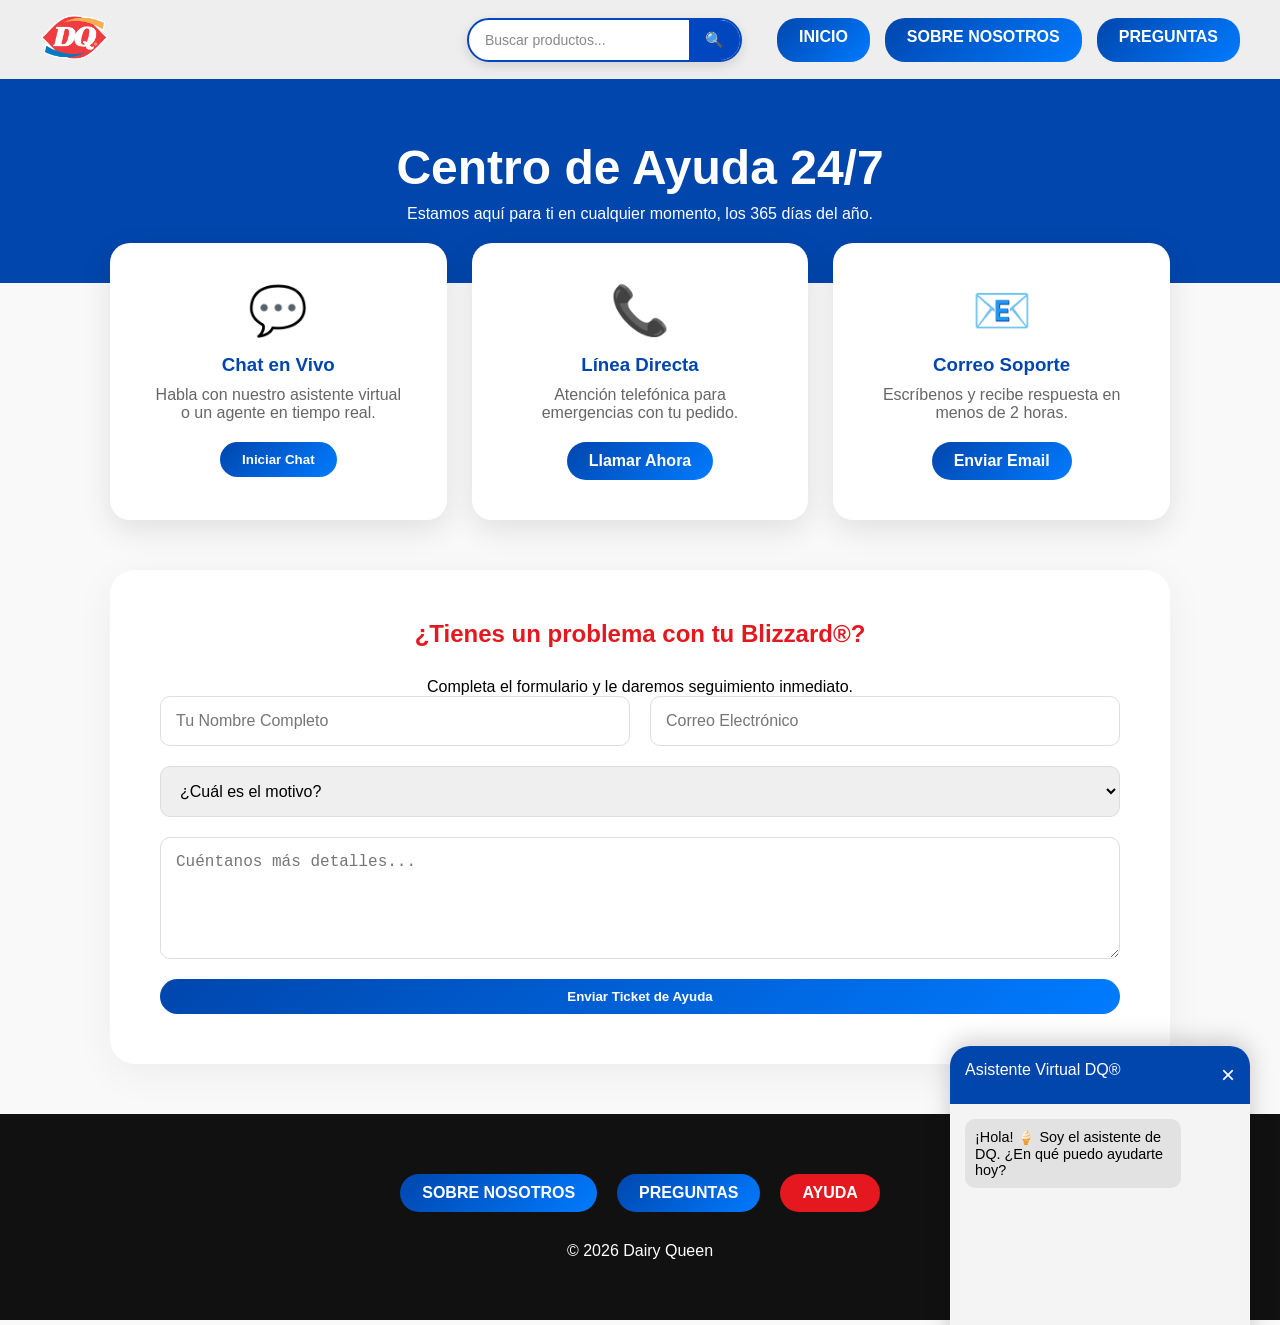
<file: ayuda.html>
<!DOCTYPE html>
<html lang="es">
<head>
    <meta charset="UTF-8">
    <meta name="viewport" content="width=device-width, initial-scale=1.0">
    <title>Ayuda | Dairy Queen®</title>
    <link rel="stylesheet" href="ayuda.css">
</head>
<body>

<header class="navbar">
    <div class="logo">
        <a href="index.html"><img src="img/logo.png" alt="logo"></a>
    </div>
    <nav>
         <!-- BUSCADOR CON CONTENEDOR DE SUGERENCIAS -->
        <div class="search-container" style="position: relative;">
            <div class="search-box">
                <input type="text" id="searchInput" placeholder="Buscar productos..." autocomplete="off">
                <button id="searchBtn">🔍</button>
            </div>
            <!-- ESTA LÍNEA ES LA QUE TE FALTABA -->
            <div id="suggestions" class="suggestions-box"></div>
        </div>
        <a href="index.html" class="btn-nav">INICIO</a>
        <a href="nosotros.html" class="btn-nav">SOBRE NOSOTROS</a>
        <a href="faq.html" class="btn-nav">PREGUNTAS</a>
    </nav>
</header>

<section class="help-hero">
    <div class="card-animated">
        <h1>Centro de Ayuda 24/7</h1>
        <p>Estamos aquí para ti en cualquier momento, los 365 días del año.</p>
    </div>
</section>

<div class="container">
    <div class="contact-grid">
        <div class="contact-card card-animated">
            <div class="icon">💬</div>
            <h3>Chat en Vivo</h3>
            <p>Habla con nuestro asistente virtual o un agente en tiempo real.</p>
            <button class="btn-general" onclick="toggleChat()">Iniciar Chat</button>
        </div>

        <div class="contact-card card-animated" style="animation-delay: 0.2s;">
            <div class="icon">📞</div>
            <h3>Línea Directa</h3>
            <p>Atención telefónica para emergencias con tu pedido.</p>
            <a href="tel:9931234567" class="btn-general">Llamar Ahora</a>
        </div>

        <div class="contact-card card-animated" style="animation-delay: 0.4s;">
            <div class="icon">📧</div>
            <h3>Correo Soporte</h3>
            <p>Escríbenos y recibe respuesta en menos de 2 horas.</p>
            <a href="mailto:ayuda@dq.com" class="btn-general">Enviar Email</a>
        </div>
    </div>

    <section class="ticket-section card-animated">
        <h2>¿Tienes un problema con tu Blizzard®?</h2>
        <p>Completa el formulario y le daremos seguimiento inmediato.</p>
        <form class="help-form">
            <div class="form-group">
                <input type="text" placeholder="Tu Nombre Completo" required>
                <input type="email" placeholder="Correo Electrónico" required>
            </div>
            <select required>
                <option value="">¿Cuál es el motivo?</option>
                <option value="pedido">Problema con mi Pedido</option>
                <option value="pago">Error en el Pago</option>
                <option value="sugerencia">Sugerencia o Queja</option>
                <option value="otros">Otros</option>
            </select>
            <textarea placeholder="Cuéntanos más detalles..." rows="5" ></textarea>
            <button type="submit" class="btn-submit">Enviar Ticket de Ayuda</button>
        </form>
    </section>
</div>

<div class="chat-widget" id="chatWidget">
    <div class="chat-header">
        <span>Asistente Virtual DQ®</span>
        <button onclick="toggleChat()">×</button>
    </div>
    <div class="chat-body">
        <div class="message bot">¡Hola! 🍦 Soy el asistente de DQ. ¿En qué puedo ayudarte hoy?</div>
    </div>
    <div class="chat-footer">
        <input type="text" placeholder="Escribe tu duda...">
        <button>➤</button>
    </div>
</div>
<div id="modalExito" class="modal-ayuda"style="display: none;">
    <div class="modal-ayuda-contenido">
        <div class="icono-check">✔</div>
        <h2>Solicitud enviada</h2>
        <p>Manténgase al tanto en caso de una respuesta.</p>
        <button onclick="cerrarModal()" class="btn-cerrar-modal">Entendido</button>
    </div>
</div>
<footer>
    <div class="ayuda">
        <a href="nosotros.html" class="btn-nav">SOBRE NOSOTROS</a>
        <a href="preguntas.html" class="btn-nav">PREGUNTAS</a>
        <a href="#" class="btn-nav active">AYUDA</a>
    </div>
    <div id="modalError" class="modal-error"style="display: none;">
    <div class="modal-error-contenido">
        <div class="icono-error">!</div>
        <h2>Campos Incompletos</h2>
        <p id="mensajeError">Por favor, completa todos los campos marcados en rojo.</p>
        <button onclick="cerrarModalError()" class="btn-reintentar">Revisar</button>
    </div>
</div>

<div id="modalErrorEmail" class="modal-error-email"style="display: none;">
    <div class="modal-error-content">
        <div class="error-circle">!</div>
        <h2>Correo Inválido</h2>
        <p>Asegúrate de incluir un <b>@</b> y un <b>dominio.com</b> para poder contactarte.</p>
        <button class="btn-entendido" onclick="cerrarModalEmail()">Corregir</button>
    </div>
</div>
    <p>© 2026 Dairy Queen</p>
</footer>

<script>
    function toggleChat() {
        const chat = document.getElementById('chatWidget');
        chat.classList.toggle('active');
    }
</script>
<script>
// --- Lógica para el Buscador ---
const productosDQ = [
    { nombre: "Blizzards", link: "card1.html" },
    { nombre: "Pasteles DQ", link: "card2.html" },
    { nombre: "Helados DQ", link: "card3.html" },
    { nombre: "Bebidas DQ", link: "card4.html" },
    { nombre: "Promociones", link: "promociones.html" },
    { nombre: "Sucursales", link: "sucursales.html" },
    { nombre: "Preguntas Frecuentes", link: "preguntas.html" },
    { nombre: "Sobre Nosotros", link: "nosotros.html" }
];

const inputBusqueda = document.getElementById("searchInput");
const sugerenciasBox = document.getElementById("suggestions");
const botonBusqueda = document.getElementById("searchBtn");

// Función para mostrar sugerencias mientras escribes
inputBusqueda.addEventListener("input", () => {
    const texto = inputBusqueda.value.toLowerCase().trim();
    sugerenciasBox.innerHTML = "";

    if (texto === "") {
        sugerenciasBox.style.display = "none";
        return;
    }

    const filtrados = productosDQ.filter(p => p.nombre.toLowerCase().includes(texto));

    if (filtrados.length > 0) {
        filtrados.forEach(p => {
            const div = document.createElement("div");
            div.className = "suggestion-item";
            div.innerHTML = `🔍 ${p.nombre}`;
            div.onclick = () => { window.location.href = p.link; };
            sugerenciasBox.appendChild(div);
        });
        sugerenciasBox.style.display = "block"; // MUESTRA LA CAJA
    } else {
        sugerenciasBox.style.display = "none";
    }
});

// Función para el botón de búsqueda
function realizarBusqueda() {
    const texto = inputBusqueda.value.toLowerCase().trim();
    const coincidencia = productosDQ.find(p => p.nombre.toLowerCase().includes(texto));
    
    if (coincidencia) {
        window.location.href = coincidencia.link;
    } else if (texto !== "") {
        alert("No se encontró el producto.");
    }
}

botonBusqueda.addEventListener("click", realizarBusqueda);
inputBusqueda.addEventListener("keypress", (e) => {
    if (e.key === "Enter") realizarBusqueda();
});

// Cerrar sugerencias al hacer clic fuera
document.addEventListener("click", (e) => {
    if (!e.target.closest(".search-container")) {
        sugerenciasBox.style.display = "none";
    }
});

// Lógica del Chat Widget (Separada para evitar errores)
function toggleChat() {
    const chat = document.getElementById('chatWidget');
    if(chat) chat.classList.toggle('active');
}
// --- LÓGICA DE MODALES Y FORMULARIO ---
const btnEnviar = document.querySelector('.btn-submit');
const modalExito = document.getElementById('modalExito');
const modalError = document.getElementById('modalError');
const modalErrorEmail = document.getElementById('modalErrorEmail');
const formulario = document.querySelector('.help-form');

const reglaCorreo = /^[^\s@]+@[^\s@]+\.[^\s@]+$/;

btnEnviar.addEventListener('click', function (event) {
    event.preventDefault();

    const campos = formulario.querySelectorAll('input[required], select[required]');
    const campoEmail = formulario.querySelector('input[type="email"]');
    const campoTextarea = formulario.querySelector('textarea'); // Opcional si no tiene required

    let todoLleno = true;
    let emailValido = true;

    // 🔴 1. Validar campos vacíos
    campos.forEach(campo => {
        if (!campo.value.trim()) {
            todoLleno = false;
            campo.style.border = "2px solid red";
        } else {
            campo.style.border = "1px solid #ddd";
        }
    });

    // 🔴 2. Validar email
    if (campoEmail) {
        if (!reglaCorreo.test(campoEmail.value)) {
            emailValido = false;
            campoEmail.style.border = "2px solid red";
        }
    }

    // ⚡ 3. Lógica de Modales
   if (!todoLleno) {
    document.getElementById('modalError').style.display = 'flex';
    return;
}

if (!emailValido) {
    document.getElementById('modalErrorEmail').style.display = 'flex';
    return;
}

// Si todo está bien
document.getElementById('modalExito').style.display = 'flex';
    formulario.reset();
    // Limpiar bordes rojos después de enviar
    campos.forEach(c => c.style.border = "1px solid #ddd");
});

// --- FUNCIONES PARA CERRAR MODALES ---
function cerrarModal() {
    modalExito.style.display = 'none';
}

function cerrarModalError() {
    modalError.style.display = 'none';
}

function cerrarModalEmail() {
    modalErrorEmail.style.display = 'none';
}
</script>

</body>
</html>
</file>
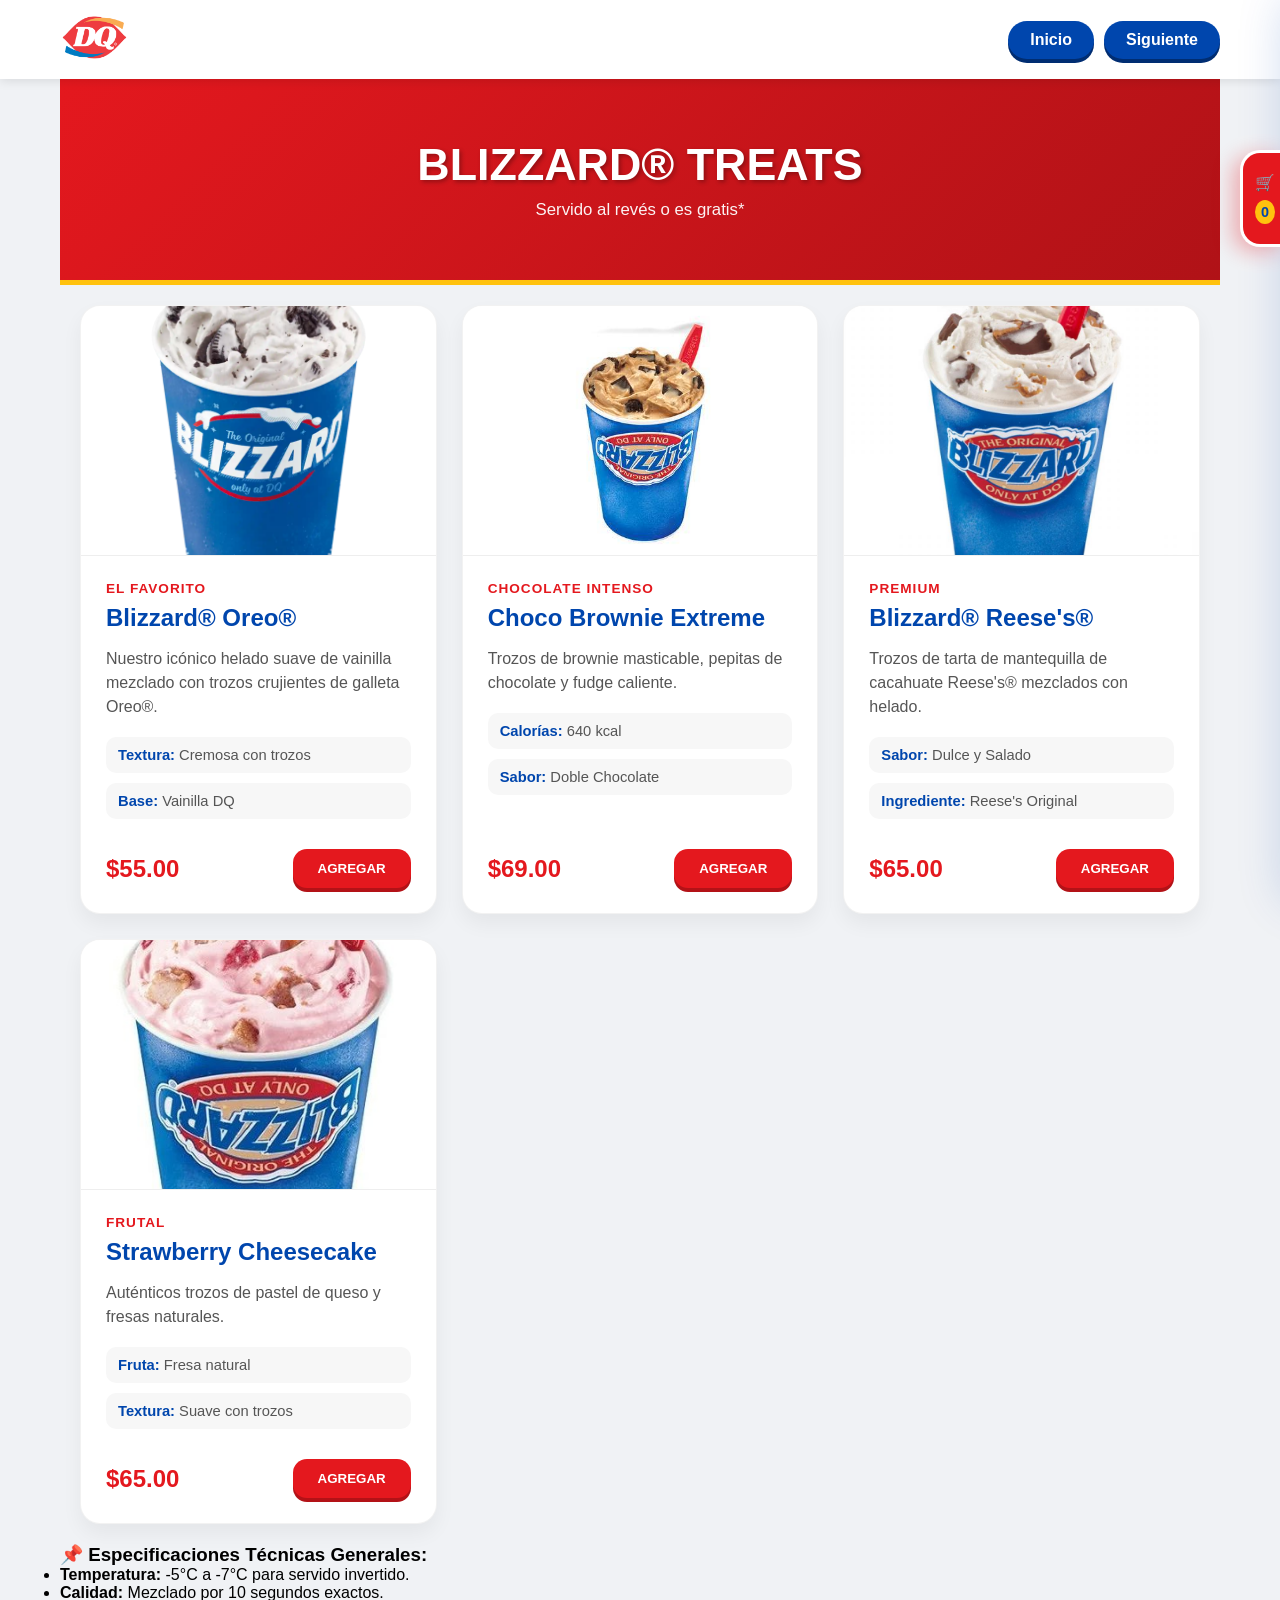
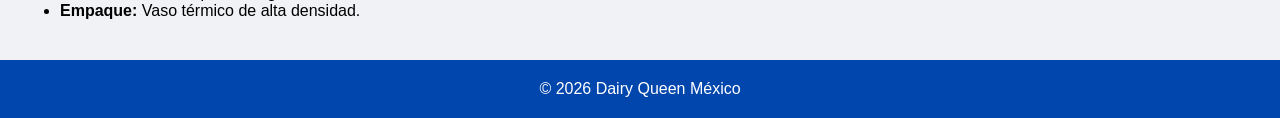
<file: card1.html>
<!DOCTYPE html>
<html lang="es">
<head>
    <meta charset="UTF-8">
    <meta name="viewport" content="width=device-width, initial-scale=1.0">
    <title>Catálogo Blizzard® | Dairy Queen</title>
    <link rel="stylesheet" href="card1.css">
</head>
<body>

    <!-- 1. WRAPPER PRINCIPAL: Todo lo que se debe encoger/reacomodar -->
    <div class="main-content-wrapper">
        
        <header class="navbar">
            <div class="container nav-content">
                <div class="logo">
                    <img src="img/logo.png" alt="DQ Logo">
                </div>
                <nav class="top-buttons">
                    <a href="index.html">Inicio</a>
                    <a href="card2.html">Siguiente</a>
                </nav>
            </div>
        </header>

        <main class="container">
            <section class="hero-catalog" style="background: linear-gradient(135deg, #e4181e 0%, #b01217 100%);">
                <h1>BLIZZARD® TREATS</h1>
                <p>Servido al revés o es gratis*</p>
            </section>

            <!-- El Grid de productos -->
            <div class="catalog-grid">
                
                <!-- Producto 1 -->
                <div class="product-card">
                    <div class="product-img">
                        <img src="img/bizzardoreo.jpg" alt="Oreo">
                    </div>
                    <div class="product-info">
                        <span class="category">El Favorito</span>
                        <h2>Blizzard® Oreo®</h2>
                        <p class="description">Nuestro icónico helado suave de vainilla mezclado con trozos crujientes de galleta Oreo®.</p>
                        <div class="tech-specs">
                            <div class="spec"><span>Textura:</span> Cremosa con trozos</div>
                            <div class="spec"><span>Base:</span> Vainilla DQ</div>
                        </div>
                        <div class="price-section">
                            <span class="price">$55.00</span>
                            <button class="buy-btn" onclick="agregarAlCarrito('Blizzard Oreo', 55)">Agregar</button>
                        </div>
                    </div>
                </div>

                <!-- Producto 2 -->
                <div class="product-card">
                    <div class="product-img">
                        <img src="img/chocobrowni.jpg" alt="Brownie">
                    </div>
                    <div class="product-info">
                        <span class="category">Chocolate Intenso</span>
                        <h2>Choco Brownie Extreme</h2>
                        <p class="description">Trozos de brownie masticable, pepitas de chocolate y fudge caliente.</p>
                        <div class="tech-specs">
                            <div class="spec"><span>Calorías:</span> 640 kcal</div>
                            <div class="spec"><span>Sabor:</span> Doble Chocolate</div>
                        </div>
                        <div class="price-section">
                            <span class="price">$69.00</span>
                            <button class="buy-btn" onclick="agregarAlCarrito('Choco Brownie', 69)">Agregar</button>
                        </div>
                    </div>
                </div>

                <!-- Producto 3 -->
                <div class="product-card">
                    <div class="product-img">
                        <img src="img/blizzardreesee.jpg" alt="Reese">
                    </div>
                    <div class="product-info">
                        <span class="category">Premium</span>
                        <h2>Blizzard® Reese's®</h2>
                        <p class="description">Trozos de tarta de mantequilla de cacahuate Reese's® mezclados con helado.</p>
                        <div class="tech-specs">
                            <div class="spec"><span>Sabor:</span> Dulce y Salado</div>
                            <div class="spec"><span>Ingrediente:</span> Reese's Original</div>
                        </div>
                        <div class="price-section">
                            <span class="price">$65.00</span>
                            <button class="buy-btn" onclick="agregarAlCarrito('Blizzard Reese', 65)">Agregar</button>
                        </div>
                    </div>
                </div>

                <!-- Producto 4 -->
                <div class="product-card">
                    <div class="product-img">
                        <img src="img/cheescake.jpg" alt="Cheesecake">
                    </div>
                    <div class="product-info">
                        <span class="category">Frutal</span>
                        <h2>Strawberry Cheesecake</h2>
                        <p class="description">Auténticos trozos de pastel de queso y fresas naturales.</p>
                        <div class="tech-specs">
                            <div class="spec"><span>Fruta:</span> Fresa natural</div>
                            <div class="spec"><span>Textura:</span> Suave con trozos</div>
                        </div>
                        <div class="price-section">
                            <span class="price">$65.00</span>
                            <button class="buy-btn" onclick="agregarAlCarrito('Strawberry Cheesecake', 65)">Agregar</button>
                        </div>
                    </div>
                </div>

            </div> <!-- Fin de catalog-grid -->

            <div class="tech-footer-info">
                <h3>📌 Especificaciones Técnicas Generales:</h3>
                <ul>
                    <li><strong>Temperatura:</strong> -5°C a -7°C para servido invertido.</li>
                    <li><strong>Calidad:</strong> Mezclado por 10 segundos exactos.</li>
                    <li><strong>Empaque:</strong> Vaso térmico de alta densidad.</li>
                </ul>
            </div>
        </main>

        <footer class="footer">
            <p>© 2026 Dairy Queen México</p>
        </footer>

    </div> <!-- Fin de main-content-wrapper -->

    <!-- 2. CARRITO: Fuera del wrapper para que flote a la derecha -->
    <aside id="side-cart">
        <div class="panel-tab" onclick="toggleCart()">
            <span class="tab-icon">🛒</span>
            <span id="cart-count-tab">0</span>
        </div>

        <div class="panel-content">
            <div class="panel-header">
                <h2>🍦 Mi Pedido</h2>
                <button class="close-btn" onclick="toggleCart()">✖</button>
            </div>

            <div class="branch-select">
                <label>Selecciona Sucursal:</label>
                <select id="sucursal">
                    <option>DQ Villahermosa</option>
                    <option>DQ Cárdenas</option>
                    <option>DQ Comalcalco</option>
                    <option>DQ Macuspana</option>
                </select>
            </div>

            <div id="cart-items-list" class="items-list">
                <p class="empty-msg">Tu carrito está vacío</p>
            </div>

            <div class="panel-footer">

    <div class="total-line">
        <span>Total:</span>
        <span id="cart-total">$0.00</span>
    </div>

    <!-- Botón Principal -->
    <button class="btn-confirmar" onclick="confirmarPedido()">
        CONFIRMAR PEDIDO
    </button>

    <!-- Botón Limpiar -->
    <button class="btn-clear" onclick="limpiarCarrito()">
        Limpiar Todo
    </button>

    <!-- Compra anterior -->
    <button class="btn-clear" onclick="verCompraAnterior()">
        Ver compra anterior
    </button>

</div>
   
        </div>
    </aside>

<!-- Modal General Dinámico -->
<div id="modal-container" class="modal-overlay">
    <div class="modal-content dq-card-style">
        <div class="modal-header">
            <span id="modal-icon">🍦</span>
            <h2 id="modal-title">Título</h2>
        </div>
        <div class="modal-body">
            <p id="modal-text">Mensaje aquí...</p>
        </div>
        <div class="modal-footer">
            <!-- El JS ocultará o mostrará el botón Cancelar según la config -->
            <button id="modal-btn-secondary" onclick="cerrarDqModal()">Cancelar</button>
            <button id="modal-btn-primary">Aceptar</button>
        </div>
    </div>
</div>
    <!-- Scripts -->
    <script src="card.js"></script>
</body>
</html>
</file>
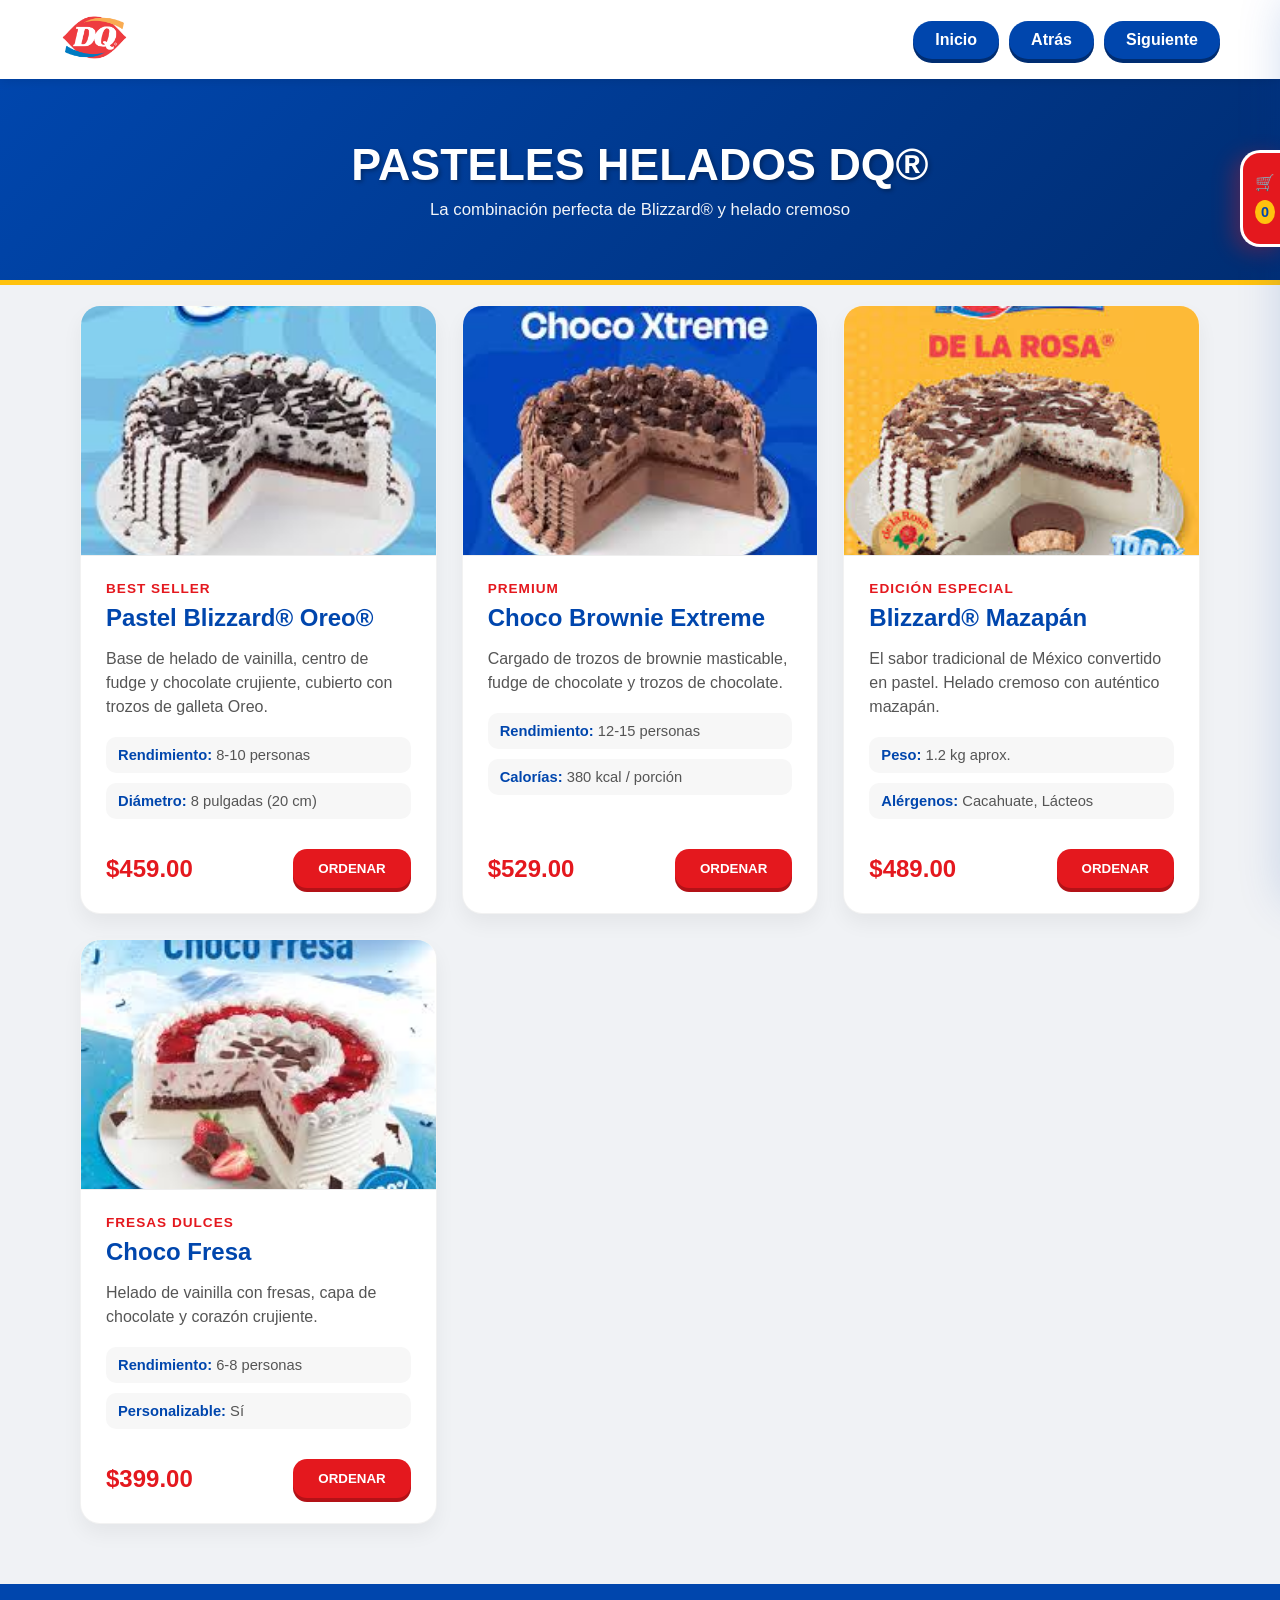
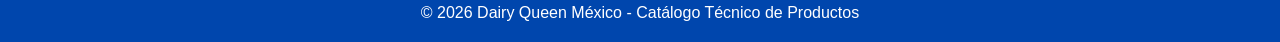
<file: card2.html>
<!DOCTYPE html>
<html lang="es">
<head>
    <meta charset="UTF-8">
    <meta name="viewport" content="width=device-width, initial-scale=1.0">
    <title>Catálogo de Pasteles DQ | Dairy Queen</title>
    <!-- Usamos el mismo CSS para mantener la consistencia -->
    <link rel="stylesheet" href="card1.css">
</head>
<body>

    <!-- 1. WRAPPER PRINCIPAL: Todo lo que se debe encoger/reacomodar -->
    <div class="main-content-wrapper">
        
        <header class="navbar">
            <div class="container nav-content">
                <div class="logo">
                    <img src="img/logo.png" alt="DQ Logo">
                </div>
                <nav class="top-buttons">
                    <a href="index.html">Inicio</a>
                    <a href="card1.html">Atrás</a>
                    <a href="card3.html">Siguiente</a>
                </nav>
            </div>
        </header>

        <section class="hero-catalog">
            <h1>PASTELES HELADOS DQ®</h1>
            <p>La combinación perfecta de Blizzard® y helado cremoso</p>
        </section>

        <main class="container">
            <div class="catalog-grid">

                <!-- PRODUCTO 1 -->
                <div class="product-card">
                    <div class="product-img">
                        <img src="img/pasteloreo.jpg" alt="Pastel Blizzard Oreo">
                    </div>
                    <div class="product-info">
                        <span class="category">Best Seller</span>
                        <h2>Pastel Blizzard® Oreo®</h2>
                        <p class="description">
                            Base de helado de vainilla, centro de fudge y chocolate crujiente, cubierto con trozos de galleta Oreo.
                        </p>
                        <div class="tech-specs">
                            <div class="spec"><span>Rendimiento:</span> 8-10 personas</div>
                            <div class="spec"><span>Diámetro:</span> 8 pulgadas (20 cm)</div>
                        </div>
                        <div class="price-section">
                            <span class="price">$459.00</span>
                            <button class="buy-btn" onclick="agregarAlCarrito('Pastel Oreo', 459)">Ordenar</button>
                        </div>
                    </div>
                </div>

                <!-- PRODUCTO 2 -->
                <div class="product-card">
                    <div class="product-img">
                        <img src="img/pastelchocobrowni.jpg" alt="Pastel Choco Brownie">
                    </div>
                    <div class="product-info">
                        <span class="category">Premium</span>
                        <h2>Choco Brownie Extreme</h2>
                        <p class="description">
                            Cargado de trozos de brownie masticable, fudge de chocolate y trozos de chocolate.
                        </p>
                        <div class="tech-specs">
                            <div class="spec"><span>Rendimiento:</span> 12-15 personas</div>
                            <div class="spec"><span>Calorías:</span> 380 kcal / porción</div>
                        </div>
                        <div class="price-section">
                            <span class="price">$529.00</span>
                            <button class="buy-btn" onclick="agregarAlCarrito('Pastel Brownie', 529)">Ordenar</button>
                        </div>
                    </div>
                </div>

                <!-- PRODUCTO 3 -->
                <div class="product-card">
                    <div class="product-img">
                        <img src="img/pastelmazapan.jpg" alt="Pastel Mazapán">
                    </div>
                    <div class="product-info">
                        <span class="category">Edición Especial</span>
                        <h2>Blizzard® Mazapán</h2>
                        <p class="description">
                            El sabor tradicional de México convertido en pastel. Helado cremoso con auténtico mazapán.
                        </p>
                        <div class="tech-specs">
                            <div class="spec"><span>Peso:</span> 1.2 kg aprox.</div>
                            <div class="spec"><span>Alérgenos:</span> Cacahuate, Lácteos</div>
                        </div>
                        <div class="price-section">
                            <span class="price">$489.00</span>
                            <button class="buy-btn" onclick="agregarAlCarrito('Pastel Mazapán', 489)">Ordenar</button>
                        </div>
                    </div>
                </div>

                <!-- PRODUCTO 4 -->
                <div class="product-card">
                    <div class="product-img">
                        <img src="img/pastelchocofresa.jpg" alt="Pastel Choco Fresa">
                    </div>
                    <div class="product-info">
                        <span class="category">Fresas Dulces</span>
                        <h2>Choco Fresa</h2>
                        <p class="description">
                            Helado de vainilla con fresas, capa de chocolate y corazón crujiente.
                        </p>
                        <div class="tech-specs">
                            <div class="spec"><span>Rendimiento:</span> 6-8 personas</div>
                            <div class="spec"><span>Personalizable:</span> Sí</div>
                        </div>
                        <div class="price-section">
                            <span class="price">$399.00</span>
                            <button class="buy-btn" onclick="agregarAlCarrito('Pastel Choco Fresa', 399)">Ordenar</button>
                        </div>
                    </div>
                </div>

            </div>
        </main>

        <footer class="footer">
            <p>© 2026 Dairy Queen México - Catálogo Técnico de Productos</p>
        </footer>

    </div> <!-- Fin de main-content-wrapper -->

    <!-- 2. CARRITO: Fuera del wrapper -->
    <aside id="side-cart">
        <div class="panel-tab" onclick="toggleCart()">
            🛒 <span id="cart-count-tab">0</span>
        </div>

        <div class="panel-content">
            <div class="panel-header">
                <h2>🍦 Mi Pedido</h2>
                <button class="close-btn" onclick="toggleCart()">✖</button>
            </div>

            <div class="branch-select">
                <label>Selecciona Sucursal:</label>
                <select id="sucursal">
                    <option>DQ Villahermosa</option>
                    <option>DQ Cárdenas</option>
                    <option>DQ Comalcalco</option>
                    <option>DQ Macuspana</option>
                </select>
            </div>

            <div id="cart-items-list" class="items-list">
                <p class="empty-msg">Tu carrito está vacío</p>
            </div>

            <div class="panel-footer">
                <div class="total-line">
                    <span>Total:</span>
                    <span id="cart-total">$0.00</span>
                </div>
<!-- Botón Principal -->
    <button class="btn-confirmar" onclick="confirmarPedido()">
        CONFIRMAR PEDIDO
    </button>

    <!-- Botón Limpiar -->
    <button class="btn-clear" onclick="limpiarCarrito()">
        Limpiar Todo
    </button>

    <!-- Compra anterior -->
    <button class="btn-clear" onclick="verCompraAnterior()">
        Ver compra anterior
    </button>

</div>
   
        </div>
    </aside>

<!-- Modal General Dinámico -->
<div id="modal-container" class="modal-overlay">
    <div class="modal-content dq-card-style">
        <div class="modal-header">
            <span id="modal-icon">🍦</span>
            <h2 id="modal-title">Título</h2>
        </div>
        <div class="modal-body">
            <p id="modal-text">Mensaje aquí...</p>
        </div>
        <div class="modal-footer">
            <!-- El JS ocultará o mostrará el botón Cancelar según la config -->
            <button id="modal-btn-secondary" onclick="cerrarDqModal()">Cancelar</button>
            <button id="modal-btn-primary">Aceptar</button>
        </div>
    </div>
</div>            </div>
        </div>
    </aside>

    <!-- JS -->
    <script src="card.js"></script>

</body>
</html>
</file>
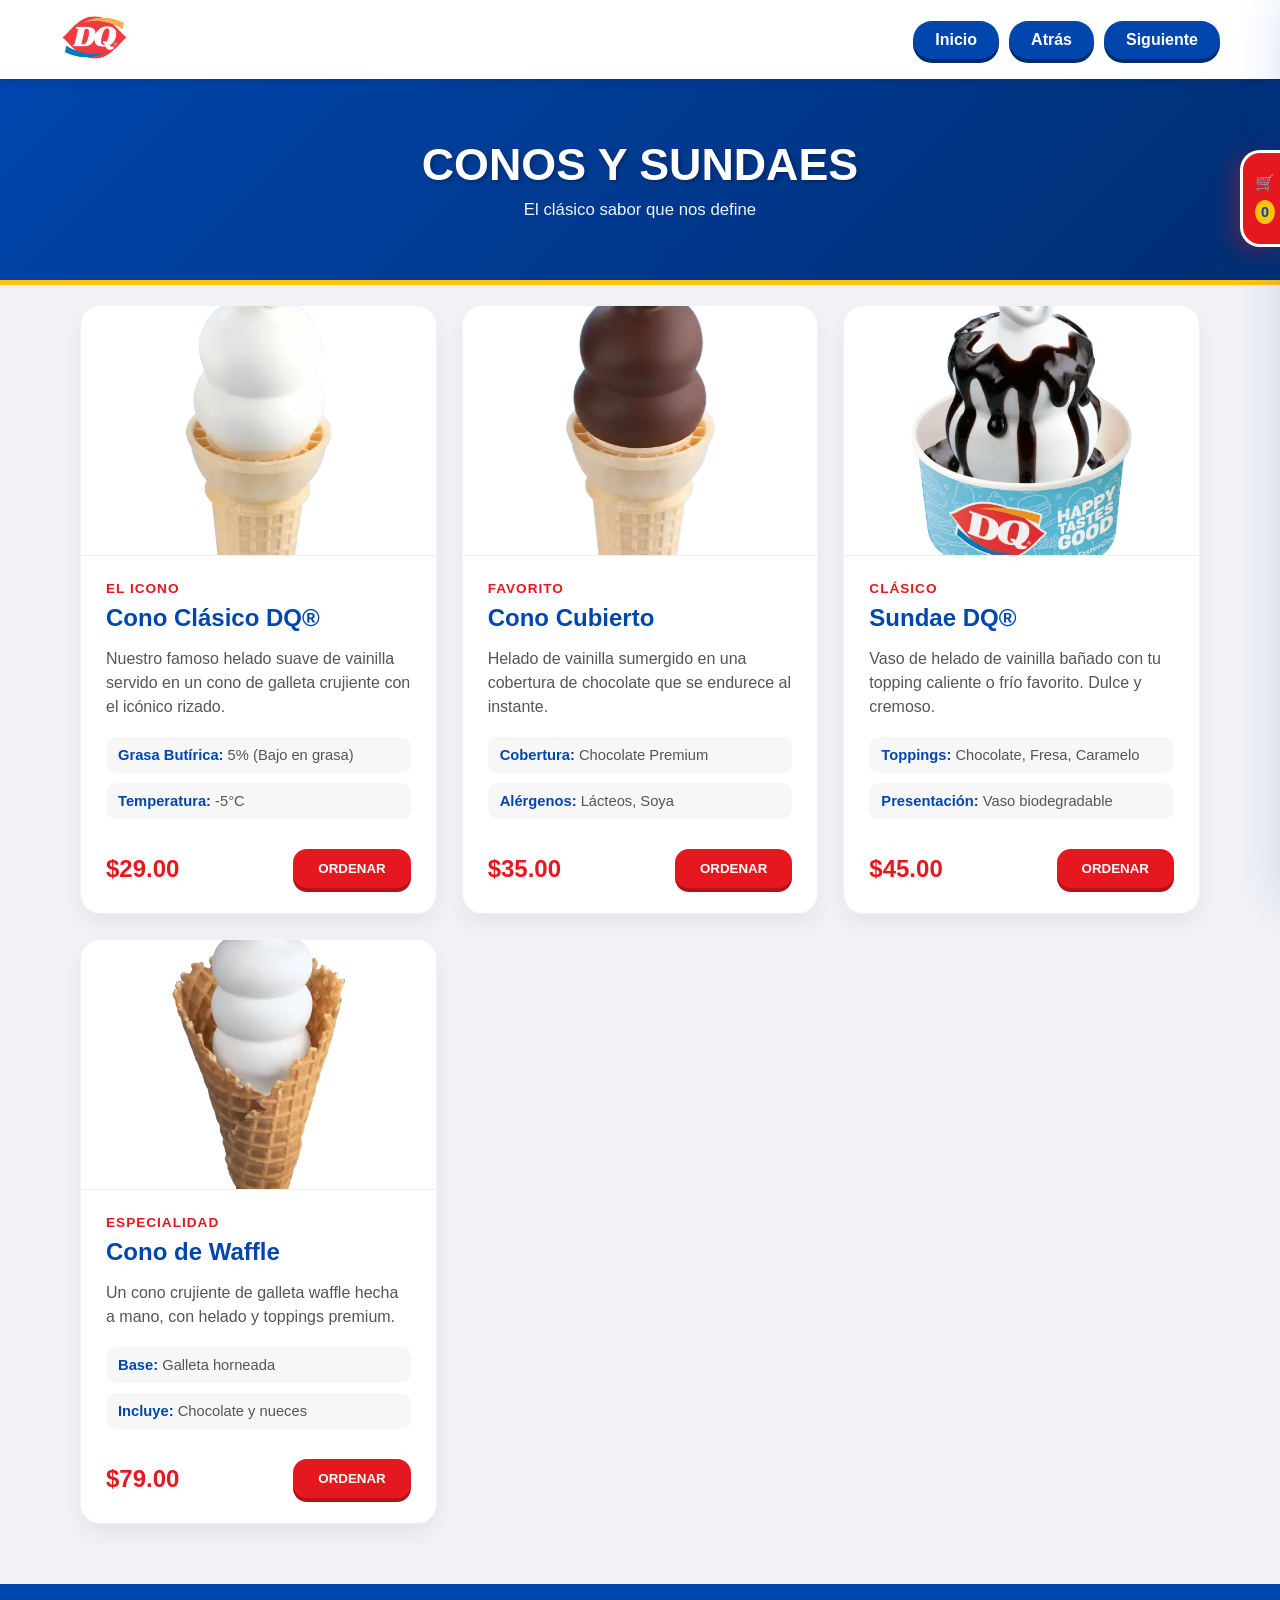
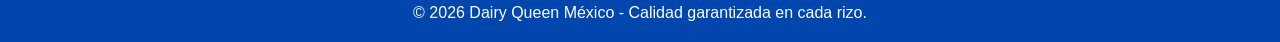
<file: card3.html>
<!DOCTYPE html>
<html lang="es">
<head>
    <meta charset="UTF-8">
    <meta name="viewport" content="width=device-width, initial-scale=1.0">
    <title>Conos y Sundaes | Dairy Queen</title>
    <!-- CSS unificado -->
    <link rel="stylesheet" href="card1.css">
</head>
<body class="cones-page">

    <!-- 1. WRAPPER PRINCIPAL -->
    <div class="main-content-wrapper">

        <header class="navbar">
            <div class="container nav-content">
                <div class="logo">
                    <img src="img/logo.png" alt="DQ Logo">
                </div>
                <nav class="top-buttons">
                    <a href="index.html">Inicio</a>
                    <a href="card2.html">Atrás</a>
                    <a href="card4.html">Siguiente</a>
                </nav>
            </div>
        </header>

        <section class="hero-catalog" style="background: linear-gradient(135deg, #0046ad 0%, #002d72 100%);">
            <h1>CONOS Y SUNDAES</h1>
            <p>El clásico sabor que nos define</p>
        </section>

        <main class="container">
            <div class="catalog-grid">

                <!-- PRODUCTO 1 -->
                <div class="product-card">
                    <div class="product-img">
                        <img src="img/conoclasico.png" alt="Cono Vainilla">
                    </div>
                    <div class="product-info">
                        <span class="category">El Icono</span>
                        <h2>Cono Clásico DQ®</h2>
                        <p class="description">
                            Nuestro famoso helado suave de vainilla servido en un cono de galleta crujiente con el icónico rizado.
                        </p>
                        <div class="tech-specs">
                            <div class="spec"><span>Grasa Butírica:</span> 5% (Bajo en grasa)</div>
                            <div class="spec"><span>Temperatura:</span> -5°C</div>
                        </div>
                        <div class="price-section">
                            <span class="price">$29.00</span>
                            <button class="buy-btn" onclick="agregarAlCarrito('Cono Clásico', 29)">
                                Ordenar
                            </button>
                        </div>
                    </div>
                </div>

                <!-- PRODUCTO 2 -->
                <div class="product-card">
                    <div class="product-img">
                        <img src="img/conocubierto.png" alt="Cono Cubierto">
                    </div>
                    <div class="product-info">
                        <span class="category">Favorito</span>
                        <h2>Cono Cubierto</h2>
                        <p class="description">
                            Helado de vainilla sumergido en una cobertura de chocolate que se endurece al instante.
                        </p>
                        <div class="tech-specs">
                            <div class="spec"><span>Cobertura:</span> Chocolate Premium</div>
                            <div class="spec"><span>Alérgenos:</span> Lácteos, Soya</div>
                        </div>
                        <div class="price-section">
                            <span class="price">$35.00</span>
                            <button class="buy-btn" onclick="agregarAlCarrito('Cono Cubierto', 35)">
                                Ordenar
                            </button>
                        </div>
                    </div>
                </div>

                <!-- PRODUCTO 3 -->
                <div class="product-card">
                    <div class="product-img">
                        <img src="img/sundae.png" alt="Sundae DQ">
                    </div>
                    <div class="product-info">
                        <span class="category">Clásico</span>
                        <h2>Sundae DQ®</h2>
                        <p class="description">
                            Vaso de helado de vainilla bañado con tu topping caliente o frío favorito. Dulce y cremoso.
                        </p>
                        <div class="tech-specs">
                            <div class="spec"><span>Toppings:</span> Chocolate, Fresa, Caramelo</div>
                            <div class="spec"><span>Presentación:</span> Vaso biodegradable</div>
                        </div>
                        <div class="price-section">
                            <span class="price">$45.00</span>
                            <button class="buy-btn" onclick="agregarAlCarrito('Sundae DQ', 45)">
                                Ordenar
                            </button>
                        </div>
                    </div>
                </div>

                <!-- PRODUCTO 4 -->
                <div class="product-card">
                    <div class="product-img">
                        <img src="img/conowuafle.png" alt="Cono Waffle">
                    </div>
                    <div class="product-info">
                        <span class="category">Especialidad</span>
                        <h2>Cono de Waffle</h2>
                        <p class="description">
                            Un cono crujiente de galleta waffle hecha a mano, con helado y toppings premium.
                        </p>
                        <div class="tech-specs">
                            <div class="spec"><span>Base:</span> Galleta horneada</div>
                            <div class="spec"><span>Incluye:</span> Chocolate y nueces</div>
                        </div>
                        <div class="price-section">
                            <span class="price">$79.00</span>
                            <button class="buy-btn" onclick="agregarAlCarrito('Cono de Waffle', 79)">
                                Ordenar
                            </button>
                        </div>
                    </div>
                </div>

            </div>
        </main>

        <footer class="footer">
            <p>© 2026 Dairy Queen México - Calidad garantizada en cada rizo.</p>
        </footer>

    </div> <!-- Fin main-content-wrapper -->

    <!-- 2. CARRITO FLOTANTE -->
    <aside id="side-cart">
        <div class="panel-tab" onclick="toggleCart()">
            🛒 <span id="cart-count-tab">0</span>
        </div>

        <div class="panel-content">
            <div class="panel-header">
                <h3>Mi Pedido</h3>
                <button class="close-btn" onclick="toggleCart()">✖</button>
            </div>

            <div class="branch-select">
                <label>Selecciona Sucursal:</label>
                <select id="sucursal">
                    <option>DQ Villahermosa</option>
                    <option>DQ Cárdenas</option>
                    <option>DQ Comalcalco</option>
                    <option>DQ Macuspana</option>
                </select>
            </div>

            <div id="cart-items-list" class="items-list">
                <p class="empty-msg">Tu carrito está vacío</p>
            </div>

            <div class="panel-footer">
                <div class="total-line">
                    <span>Total:</span>
                    <span id="cart-total">$0.00</span>
                </div>
<!-- Botón Principal -->
    <button class="btn-confirmar" onclick="confirmarPedido()">
        CONFIRMAR PEDIDO
    </button>

    <!-- Botón Limpiar -->
    <button class="btn-clear" onclick="limpiarCarrito()">
        Limpiar Todo
    </button>

    <!-- Compra anterior -->
    <button class="btn-clear" onclick="verCompraAnterior()">
        Ver compra anterior
    </button>

</div>
   
        </div>
    </aside>

<!-- Modal General Dinámico -->
<div id="modal-container" class="modal-overlay">
    <div class="modal-content dq-card-style">
        <div class="modal-header">
            <span id="modal-icon">🍦</span>
            <h2 id="modal-title">Título</h2>
        </div>
        <div class="modal-body">
            <p id="modal-text">Mensaje aquí...</p>
        </div>
        <div class="modal-footer">
            <!-- El JS ocultará o mostrará el botón Cancelar según la config -->
            <button id="modal-btn-secondary" onclick="cerrarDqModal()">Cancelar</button>
            <button id="modal-btn-primary">Aceptar</button>
        </div>
    </div>
</div>            </div>
        </div>
    </aside>

    <!-- JS -->
    <script src="card.js"></script>

</body>
</html>
</file>
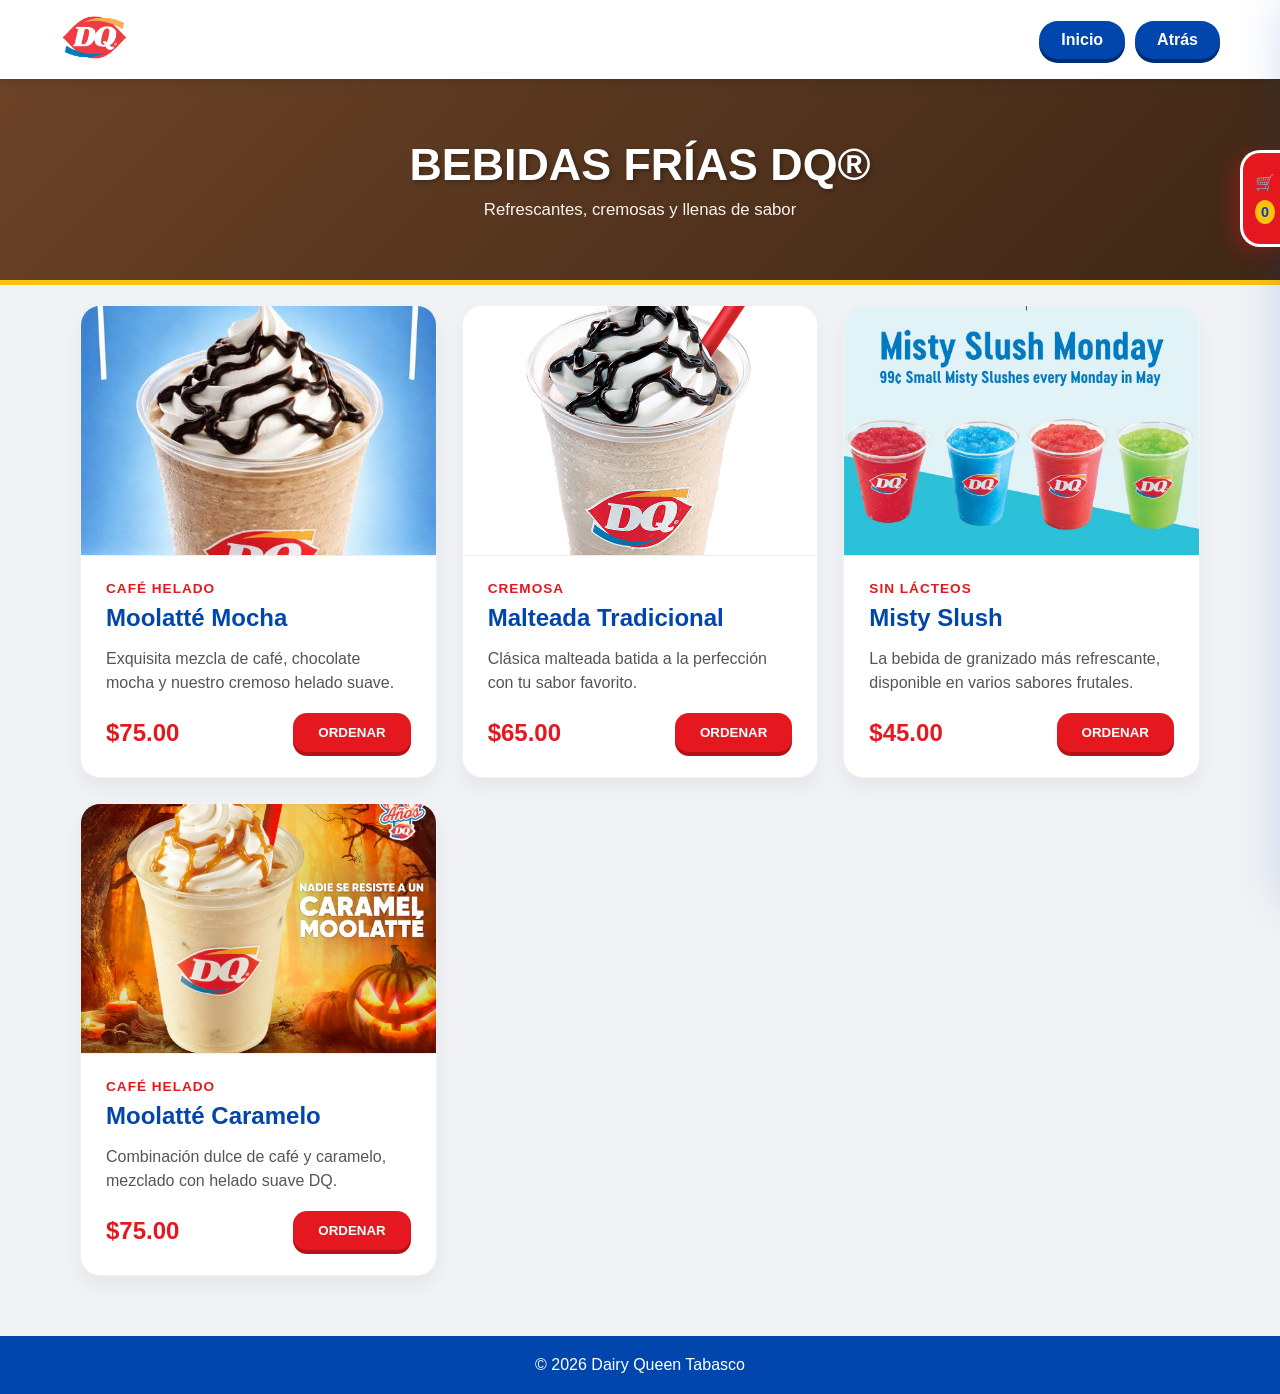
<file: card4.html>
<!DOCTYPE html>
<html lang="es">
<head>
    <meta charset="UTF-8">
    <meta name="viewport" content="width=device-width, initial-scale=1.0">
    <title>Bebidas y Moolattés | Dairy Queen</title>

    <!-- CSS Unificado -->
    <link rel="stylesheet" href="card1.css">
</head>

<body>

    <!-- 1. WRAPPER PRINCIPAL: Todo lo que se debe desplazar al abrir el carrito -->
    <div class="main-content-wrapper">

        <header class="navbar">
            <div class="container nav-content">
                <div class="logo">
                    <img src="img/logo.png" alt="DQ Logo">
                </div>
                <nav class="top-buttons">
                    <a href="index.html">Inicio</a>
                    <a href="card3.html">Atrás</a>
                </nav>
            </div>
        </header>

        <section class="hero-catalog" style="background: linear-gradient(135deg, #6b4226 0%, #3e2716 100%);">
            <h1>BEBIDAS FRÍAS DQ®</h1>
            <p>Refrescantes, cremosas y llenas de sabor</p>
        </section>

        <main class="container">
            <div class="catalog-grid">

                <!-- PRODUCTO 1 -->
                <div class="product-card">
                    <div class="product-img">
                        <img src="img/molatemocha.jpg" alt="Moolatté Mocha">
                    </div>
                    <div class="product-info">
                        <span class="category">Café Helado</span>
                        <h2>Moolatté Mocha</h2>
                        <p class="description">
                            Exquisita mezcla de café, chocolate mocha y nuestro cremoso helado suave.
                        </p>
                        <div class="price-section">
                            <span class="price">$75.00</span>
                            <button class="buy-btn" onclick="agregarAlCarrito('Moolatté Mocha', 75)">
                                Ordenar
                            </button>
                        </div>
                    </div>
                </div>

                <!-- PRODUCTO 2 -->
                <div class="product-card">
                    <div class="product-img">
                        <img src="img/malteadatradicional.png" alt="Malteada">
                    </div>
                    <div class="product-info">
                        <span class="category">Cremosa</span>
                        <h2>Malteada Tradicional</h2>
                        <p class="description">
                            Clásica malteada batida a la perfección con tu sabor favorito.
                        </p>
                        <div class="price-section">
                            <span class="price">$65.00</span>
                            <button class="buy-btn" onclick="agregarAlCarrito('Malteada', 65)">
                                Ordenar
                            </button>
                        </div>
                    </div>
                </div>

                <!-- PRODUCTO 3 -->
                <div class="product-card">
                    <div class="product-img">
                        <img src="img/mistyslush.jpg" alt="Misty Slush">
                    </div>
                    <div class="product-info">
                        <span class="category">Sin Lácteos</span>
                        <h2>Misty Slush</h2>
                        <p class="description">
                            La bebida de granizado más refrescante, disponible en varios sabores frutales.
                        </p>
                        <div class="price-section">
                            <span class="price">$45.00</span>
                            <button class="buy-btn" onclick="agregarAlCarrito('Misty Slush', 45)">
                                Ordenar
                            </button>
                        </div>
                    </div>
                </div>

                <!-- PRODUCTO 4 -->
                <div class="product-card">
                    <div class="product-img">
                        <img src="img/molatecaramel.jpg" alt="Moolatté Caramelo">
                    </div>
                    <div class="product-info">
                        <span class="category">Café Helado</span>
                        <h2>Moolatté Caramelo</h2>
                        <p class="description">
                            Combinación dulce de café y caramelo, mezclado con helado suave DQ.
                        </p>
                        <div class="price-section">
                            <span class="price">$75.00</span>
                            <button class="buy-btn" onclick="agregarAlCarrito('Moolatté Caramelo', 75)">
                                Ordenar
                            </button>
                        </div>
                    </div>
                </div>

            </div>
        </main>

        <footer class="footer">
            <p>© 2026 Dairy Queen Tabasco</p>
        </footer>

    </div> <!-- Fin main-content-wrapper -->

    <!-- 2. CARRITO: Estructura fija fuera del wrapper -->
    <aside id="side-cart">
        <div class="panel-tab" onclick="toggleCart()">
            🛒 <span id="cart-count-tab">0</span>
        </div>

        <div class="panel-content">
            <div class="panel-header">
                <h2>🍦 Mi Pedido</h2>
                <button class="close-btn" onclick="toggleCart()">✖</button>
            </div>

            <div class="branch-select">
                <label>Selecciona Sucursal:</label>
                <select id="sucursal">
                    <option>DQ Villahermosa</option>
                    <option>DQ Cárdenas</option>
                    <option>DQ Comalcalco</option>
                    <option>DQ Macuspana</option>
                </select>
            </div>

            <div id="cart-items-list" class="items-list">
                <p class="empty-msg">Tu carrito está vacío</p>
            </div>

            <div class="panel-footer">
                <div class="total-line">
                    <span>Total:</span>
                    <span id="cart-total">$0.00</span>
                </div>
<!-- Botón Principal -->
    <button class="btn-confirmar" onclick="confirmarPedido()">
        CONFIRMAR PEDIDO
    </button>

    <!-- Botón Limpiar -->
    <button class="btn-clear" onclick="limpiarCarrito()">
        Limpiar Todo
    </button>

    <!-- Compra anterior -->
    <button class="btn-clear" onclick="verCompraAnterior()">
        Ver compra anterior
    </button>

</div>
   
        </div>
    </aside>

<!-- Modal General Dinámico -->
<div id="modal-container" class="modal-overlay">
    <div class="modal-content dq-card-style">
        <div class="modal-header">
            <span id="modal-icon">🍦</span>
            <h2 id="modal-title">Título</h2>
        </div>
        <div class="modal-body">
            <p id="modal-text">Mensaje aquí...</p>
        </div>
        <div class="modal-footer">
            <!-- El JS ocultará o mostrará el botón Cancelar según la config -->
            <button id="modal-btn-secondary" onclick="cerrarDqModal()">Cancelar</button>
            <button id="modal-btn-primary">Aceptar</button>
        </div>
    </div>
</div>            </div>
        </div>
    </aside>

    <!-- JS -->
    <script src="card.js"></script>

</body>
</html>
</file>
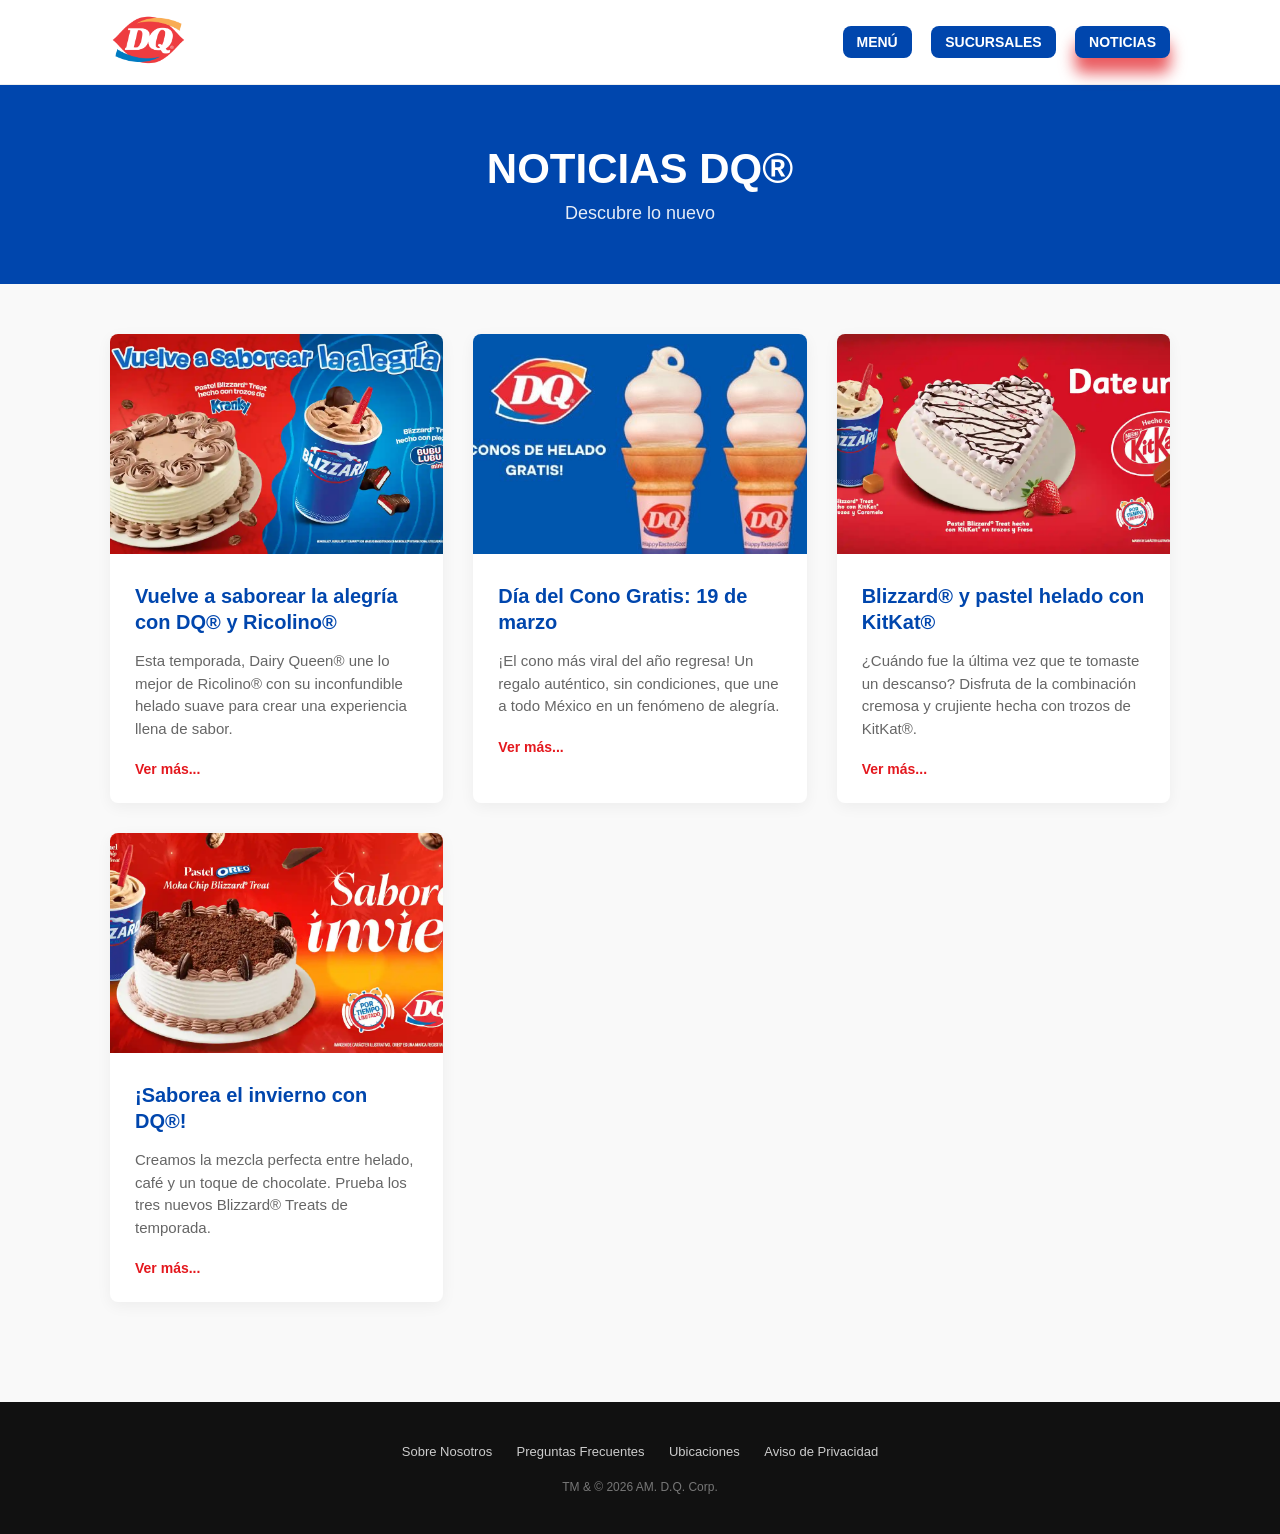
<file: noticias.html>
<!DOCTYPE html>
<html lang="es">
<head>
    <meta charset="UTF-8">
    <meta name="viewport" content="width=device-width, initial-scale=1.0">
    <title>Noticias DQ® | Dairy Queen</title>
    <link rel="stylesheet" href="noticias.css">
</head>
<body>

<!-- NAVBAR -->
<header class="navbar">
    <div class="nav-content">

        <!-- LOGO -->
        <div class="logo">
            <a href="index.html">
                <img src="img/logo.png" alt="DQ">
            </a>
        </div>

        <!-- BOTONES -->
        <nav class="menu">
            <a href="index.html">MENÚ</a>
            <a href="sucursales.html">SUCURSALES</a>
            <a href="#" class="active">NOTICIAS</a>
        </nav>

    </div>
</header>

<!-- HERO -->
<section class="hero-noticias">
    <div class="container">
        <h1>NOTICIAS DQ®</h1>
        <p>Descubre lo nuevo</p>
    </div>
</section>

<!-- CONTENIDO -->
<main class="container">
    <section class="noticias-grid">
        
        <article class="noticia-card">
            <div class="noticia-img">
                <img src="img/dqricolino.png" alt="DQ y Ricolino">
            </div>
            <div class="noticia-info">
                <h2>Vuelve a saborear la alegría con DQ® y Ricolino®</h2>
                <p>Esta temporada, Dairy Queen® une lo mejor de Ricolino® con su inconfundible helado suave para crear una experiencia llena de sabor.</p>
                <a href="#" class="btn-more">Ver más...</a>
            </div>
        </article>

        <article class="noticia-card">
            <div class="noticia-img">
                <img src="img/conogratis.png" alt="Día del Cono Gratis">
            </div>
            <div class="noticia-info">
                <h2>Día del Cono Gratis: 19 de marzo</h2>
                <p>¡El cono más viral del año regresa! Un regalo auténtico, sin condiciones, que une a todo México en un fenómeno de alegría.</p>
                <a href="#" class="btn-more">Ver más...</a>
            </div>
        </article>

        <article class="noticia-card">
            <div class="noticia-img">
                <img src="img/kitkas.png" alt="KitKat en DQ">
            </div>
            <div class="noticia-info">
                <h2>Blizzard® y pastel helado con KitKat®</h2>
                <p>¿Cuándo fue la última vez que te tomaste un descanso? Disfruta de la combinación cremosa y crujiente hecha con trozos de KitKat®.</p>
                <a href="#" class="btn-more">Ver más...</a>
            </div>
        </article>

        <article class="noticia-card">
            <div class="noticia-img">
                <img src="img/invierno.png" alt="Especial de Invierno">
            </div>
            <div class="noticia-info">
                <h2>¡Saborea el invierno con DQ®!</h2>
                <p>Creamos la mezcla perfecta entre helado, café y un toque de chocolate. Prueba los tres nuevos Blizzard® Treats de temporada.</p>
                <a href="#" class="btn-more">Ver más...</a>
            </div>
        </article>

    </section>
</main>

<!-- FOOTER -->
<footer class="footer">
    <div class="container">
        <div class="footer-links">
            <a href="#">Sobre Nosotros</a>
            <a href="#">Preguntas Frecuentes</a>
            <a href="#">Ubicaciones</a>
            <a href="#">Aviso de Privacidad</a>
        </div>
        <p>TM & © 2026 AM. D.Q. Corp.</p>
    </div>
</footer>

</body>
</html>
</file>
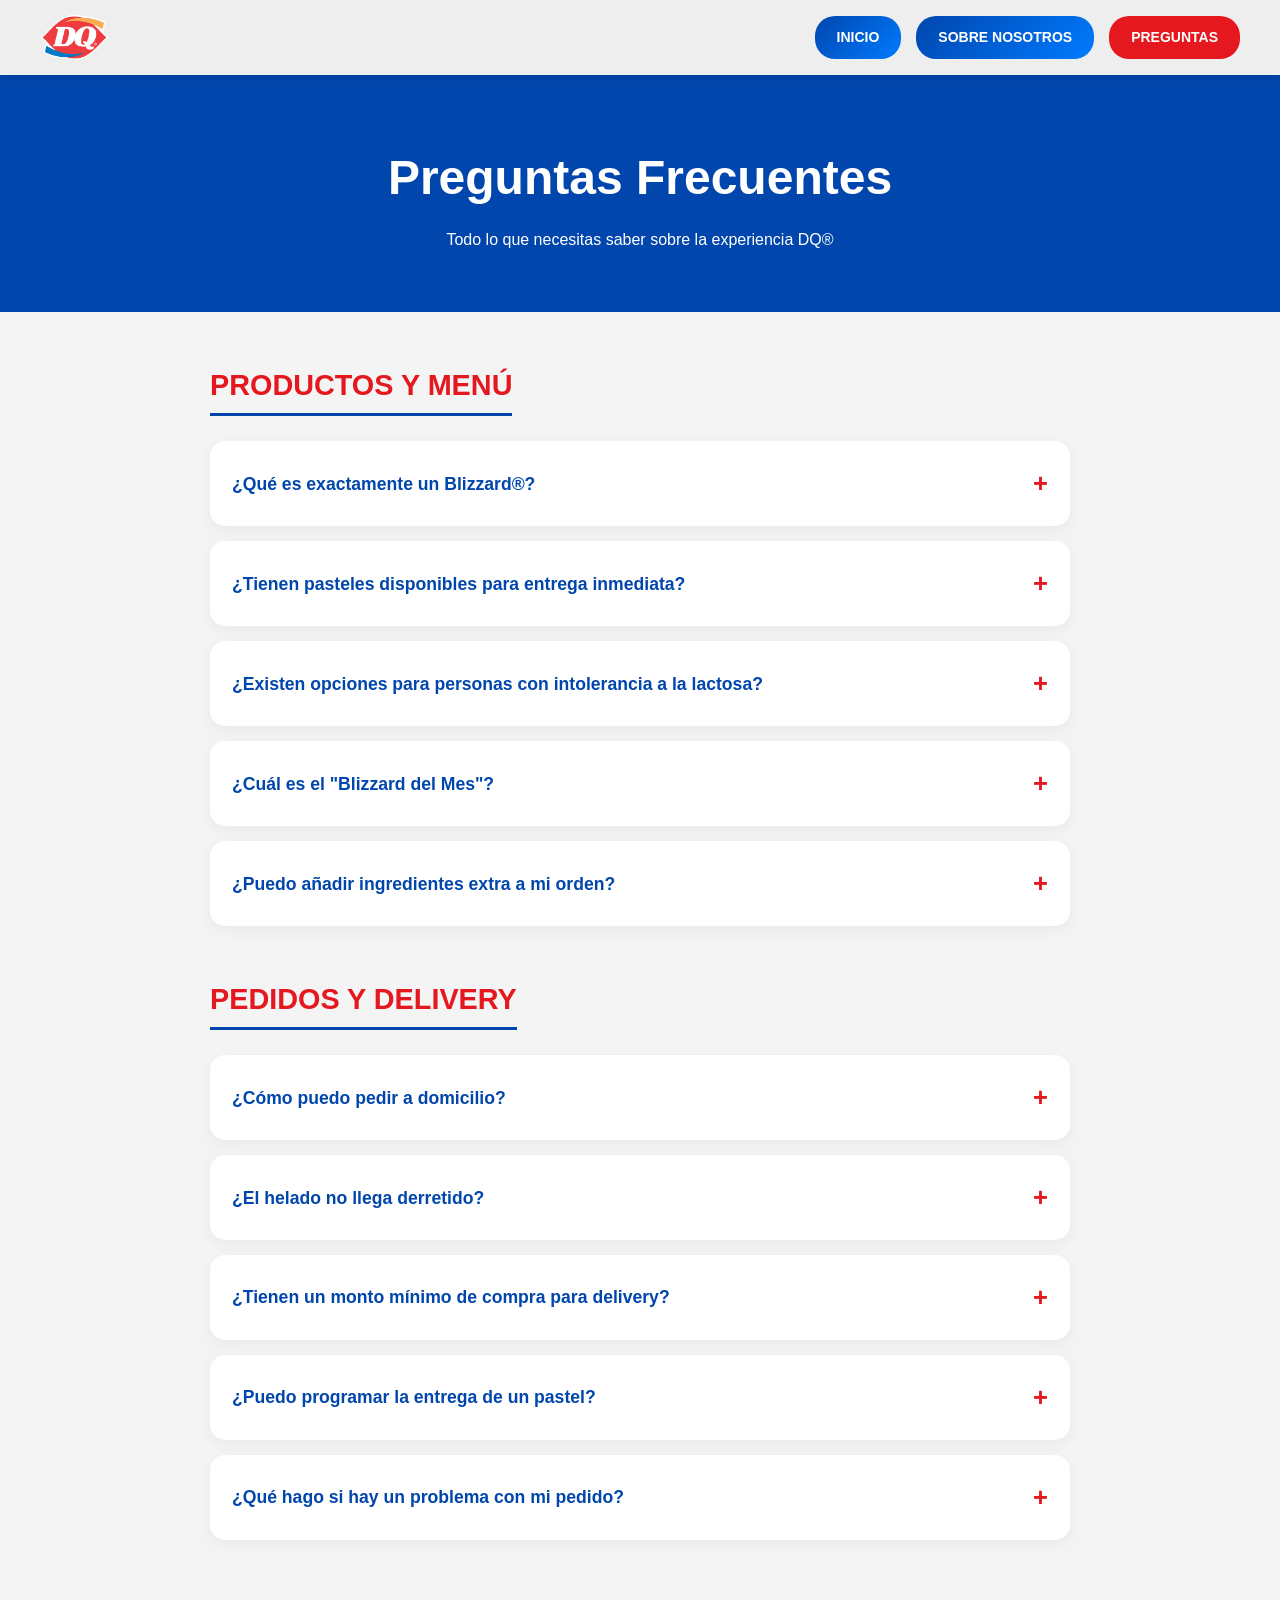
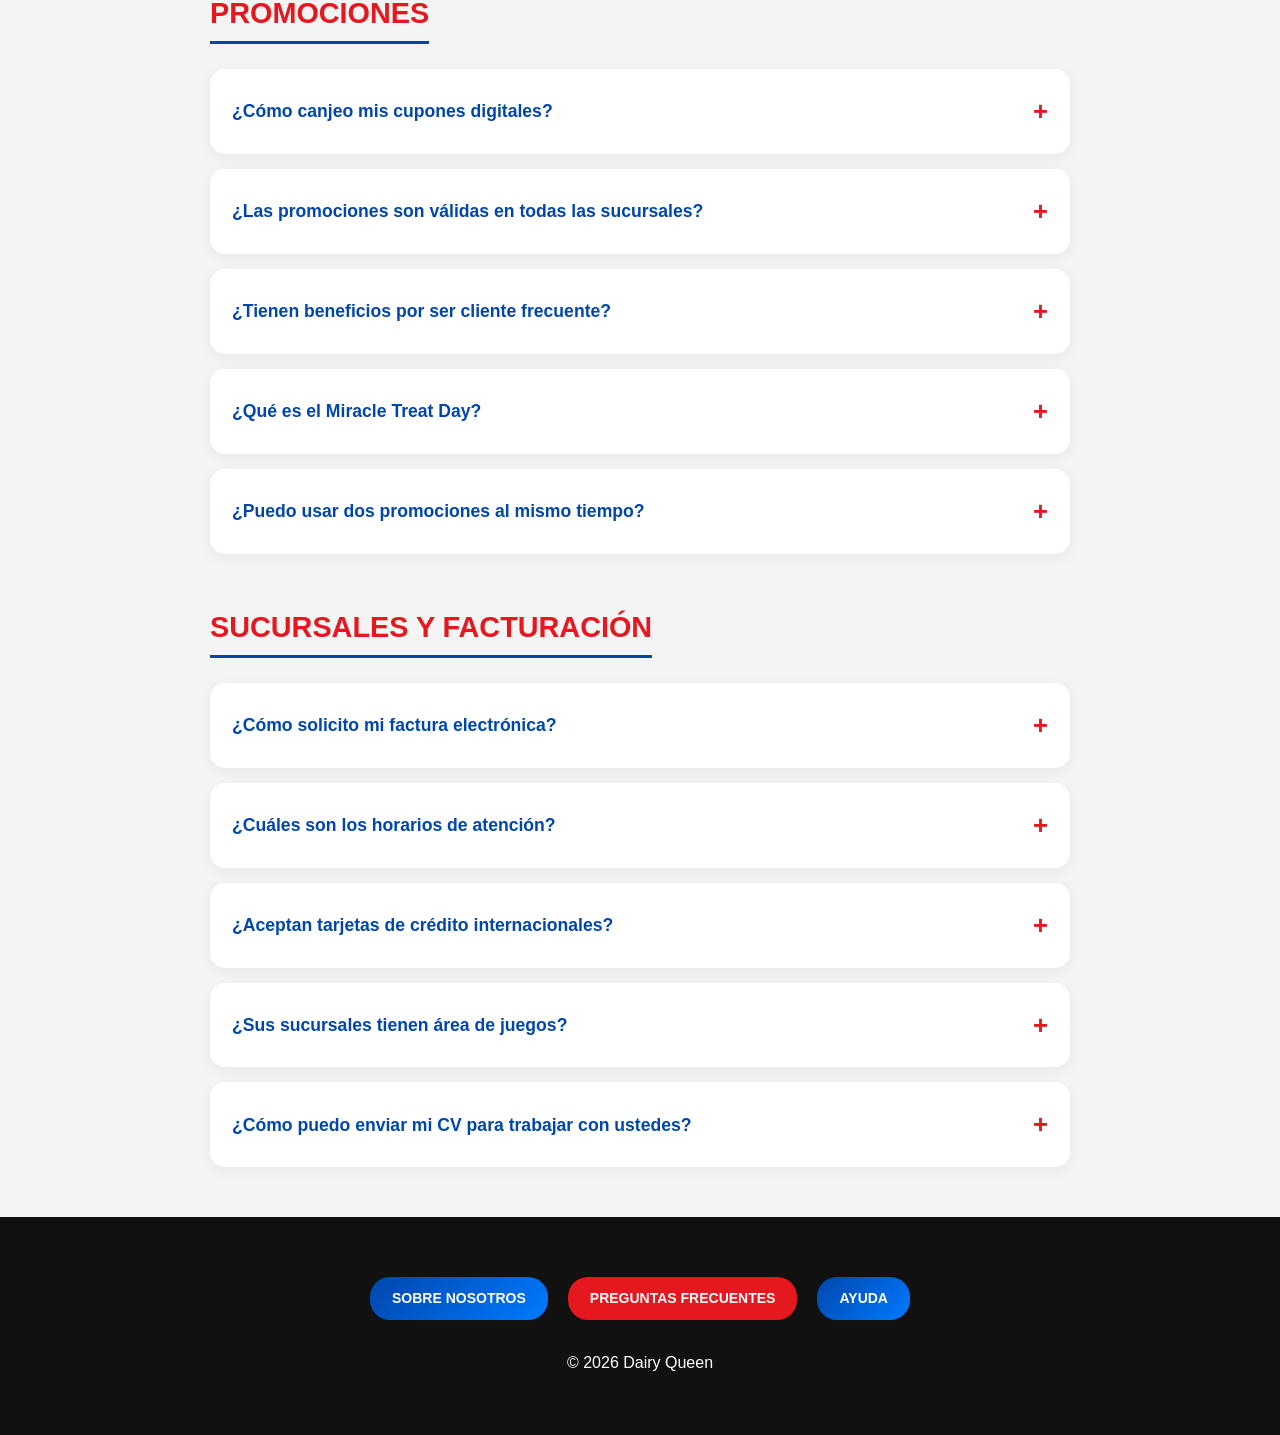
<file: preguntas.html>
<!DOCTYPE html>
<html lang="es">
<head>
    <meta charset="UTF-8">
    <meta name="viewport" content="width=device-width, initial-scale=1.0">
    <title>Preguntas Frecuentes | Dairy Queen®</title>
    <link rel="stylesheet" href="preguntas.css">
</head>
<body>

<header class="navbar">
    <div class="logo">
        <a href="index.html"><img src="img/logo.png" alt="logo"></a>
    </div>
    <nav>
        <a href="index.html" class="btn-nav">INICIO</a>
        <a href="nosotros.html" class="btn-nav">SOBRE NOSOTROS</a>
        <a href="#" class="btn-nav active">PREGUNTAS</a>
    </nav>
</header>

<section class="faq-header">
    <h1>Preguntas Frecuentes</h1>
    <p>Todo lo que necesitas saber sobre la experiencia DQ®</p>
</section>

<div class="container">

    <div class="faq-section">
        <h2 class="section-title">Productos y Menú</h2>
        
        <div class="faq-item">
            <input type="checkbox" id="q1" class="faq-input">
            <label for="q1" class="faq-label">¿Qué es exactamente un Blizzard®?</label>
            <div class="faq-content">
                <p>Es nuestro producto más icónico. Un helado suave y cremoso mezclado con tus ingredientes favoritos (chocolates, galletas o frutas) y servido boca abajo para demostrar su espesura única.</p>
            </div>
        </div>

        <div class="faq-item">
            <input type="checkbox" id="q2" class="faq-input">
            <label for="q2" class="faq-label">¿Tienen pasteles disponibles para entrega inmediata?</label>
            <div class="faq-content">
                <p>¡Sí! En nuestras vitrinas siempre encontrarás pasteles listos para llevar. Si deseas uno personalizado, te recomendamos pedirlo con 48 horas de anticipación.</p>
            </div>
        </div>

        <div class="faq-item">
            <input type="checkbox" id="q3" class="faq-input">
            <label for="q3" class="faq-label">¿Existen opciones para personas con intolerancia a la lactosa?</label>
            <div class="faq-content">
                <p>Contamos con nuestra barra Dilly® sin lácteos en sucursales seleccionadas. También ofrecemos Smoothies frutales que son una excelente alternativa refrescante.</p>
            </div>
        </div>

        <div class="faq-item">
            <input type="checkbox" id="q4" class="faq-input">
            <label for="q4" class="faq-label">¿Cuál es el "Blizzard del Mes"?</label>
            <div class="faq-content">
                <p>Cada mes lanzamos una combinación especial por tiempo limitado. Puedes consultar el sabor actual en nuestra sección de noticias o en el mostrador de tu sucursal.</p>
            </div>
        </div>

        <div class="faq-item">
            <input type="checkbox" id="q5" class="faq-input">
            <label for="q5" class="faq-label">¿Puedo añadir ingredientes extra a mi orden?</label>
            <div class="faq-content">
                <p>¡Por supuesto! Puedes personalizar cualquier helado o Blizzard añadiendo "extra toppings" por un costo adicional para crear tu mezcla perfecta.</p>
            </div>
        </div>
    </div>

    <div class="faq-section">
        <h2 class="section-title">Pedidos y Delivery</h2>
        
        <div class="faq-item">
            <input type="checkbox" id="q6" class="faq-input">
            <label for="q6" class="faq-label">¿Cómo puedo pedir a domicilio?</label>
            <div class="faq-content">
                <p>Puedes encontrarnos en UberEats, Didi Food y Rappi, o descargar nuestra aplicación móvil oficial para acceder a beneficios exclusivos.</p>
            </div>
        </div>

        <div class="faq-item">
            <input type="checkbox" id="q7" class="faq-input">
            <label for="q7" class="faq-label">¿El helado no llega derretido?</label>
            <div class="faq-content">
                <p>No te preocupes. Utilizamos empaques térmicos diseñados especialmente para mantener la temperatura y consistencia de nuestros productos durante el trayecto.</p>
            </div>
        </div>

        <div class="faq-item">
            <input type="checkbox" id="q8" class="faq-input">
            <label for="q8" class="faq-label">¿Tienen un monto mínimo de compra para delivery?</label>
            <div class="faq-content">
                <p>El monto mínimo depende de la plataforma de entrega que utilices, pero generalmente puedes pedir desde un solo producto individual.</p>
            </div>
        </div>

        <div class="faq-item">
            <input type="checkbox" id="q9" class="faq-input">
            <label for="q9" class="faq-label">¿Puedo programar la entrega de un pastel?</label>
            <div class="faq-content">
                <p>Sí, a través de nuestra App o llamando a tu sucursal favorita, puedes agendar la fecha y hora exacta para recibir tu pastel en casa.</p>
            </div>
        </div>

        <div class="faq-item">
            <input type="checkbox" id="q10" class="faq-input">
            <label for="q10" class="faq-label">¿Qué hago si hay un problema con mi pedido?</label>
            <div class="faq-content">
                <p>Si pediste por una App externa, repórtalo en su sección de ayuda. Si fue directo con nosotros, llámanos de inmediato para darte una solución rápida.</p>
            </div>
        </div>
    </div>

    <div class="faq-section">
        <h2 class="section-title">Promociones</h2>
        
        <div class="faq-item">
            <input type="checkbox" id="q11" class="faq-input">
            <label for="q11" class="faq-label">¿Cómo canjeo mis cupones digitales?</label>
            <div class="faq-content">
                <p>Muestra el código QR de tu cupón activo en la App al cajero antes de realizar el pago. Recuerda que no se pueden aplicar después de cerrar la cuenta.</p>
            </div>
        </div>

        <div class="faq-item">
            <input type="checkbox" id="q12" class="faq-input">
            <label for="q12" class="faq-label">¿Las promociones son válidas en todas las sucursales?</label>
            <div class="faq-content">
                <p>La mayoría sí, aunque algunas promociones locales pueden variar. Te recomendamos revisar la letra pequeña de cada oferta en la App.</p>
            </div>
        </div>

        <div class="faq-item">
            <input type="checkbox" id="q13" class="faq-input">
            <label for="q13" class="faq-label">¿Tienen beneficios por ser cliente frecuente?</label>
            <div class="faq-content">
                <p>¡Sí! Con nuestro programa de lealtad en la App móvil, acumulas puntos por cada compra que después puedes canjear por productos gratis.</p>
            </div>
        </div>

        <div class="faq-item">
            <input type="checkbox" id="q14" class="faq-input">
            <label for="q14" class="faq-label">¿Qué es el Miracle Treat Day?</label>
            <div class="faq-content">
                <p>Es un día especial al año donde un porcentaje de las ventas de cada Blizzard® se dona a hospitales que ayudan a niños con enfermedades críticas.</p>
            </div>
        </div>

        <div class="faq-item">
            <input type="checkbox" id="q15" class="faq-input">
            <label for="q15" class="faq-label">¿Puedo usar dos promociones al mismo tiempo?</label>
            <div class="faq-content">
                <p>Por política general, nuestras promociones no son acumulables. Solo se permite aplicar un beneficio o cupón por cada transacción.</p>
            </div>
        </div>
    </div>

    <div class="faq-section">
        <h2 class="section-title">Sucursales y Facturación</h2>
        
        <div class="faq-item">
            <input type="checkbox" id="q16" class="faq-input">
            <label for="q16" class="faq-label">¿Cómo solicito mi factura electrónica?</label>
            <div class="faq-content">
                <p>Ingresa a nuestro portal web de facturación con el ticket de tu compra. Tienes hasta el último día del mes en curso para generar tu CFDI.</p>
            </div>
        </div>

        <div class="faq-item">
            <input type="checkbox" id="q17" class="faq-input">
            <label for="q17" class="faq-label">¿Cuáles son los horarios de atención?</label>
            <div class="faq-content">
                <p>Generalmente abrimos de 11:00 AM a 10:00 PM, pero te sugerimos consultar el horario específico de tu sucursal en el buscador de nuestra web.</p>
            </div>
        </div>

        <div class="faq-item">
            <input type="checkbox" id="q18" class="faq-input">
            <label for="q18" class="faq-label">¿Aceptan tarjetas de crédito internacionales?</label>
            <div class="faq-content">
                <p>Sí, aceptamos todas las tarjetas Visa, Mastercard y American Express, sin importar el banco emisor.</p>
            </div>
        </div>

        <div class="faq-item">
            <input type="checkbox" id="q19" class="faq-input">
            <label for="q19" class="faq-label">¿Sus sucursales tienen área de juegos?</label>
            <div class="faq-content">
                <p>Depende del formato de la tienda. Las sucursales tipo "Brazier" suelen contar con amplias áreas de juegos y comedor familiar.</p>
            </div>
        </div>

        <div class="faq-item">
            <input type="checkbox" id="q20" class="faq-input">
            <label for="q20" class="faq-label">¿Cómo puedo enviar mi CV para trabajar con ustedes?</label>
            <div class="faq-content">
                <p>¡Nos encantaría tenerte en el equipo! Puedes dejar tu solicitud físicamente en cualquier sucursal o subir tu perfil en la sección de "Bolsa de Trabajo" de nuestra web.</p>
            </div>
        </div>
    </div>

</div>

<footer>
    <div class="ayuda">
        <a href="nosotros.html" class="btn-nav">SOBRE NOSOTROS</a>
        <a href="#" class="btn-nav active">PREGUNTAS FRECUENTES</a>
        <a href="ayuda.html" class="btn-nav">AYUDA</a>
    </div>
    <p>© 2026 Dairy Queen</p>
</footer>

</body>
</html>
</file>
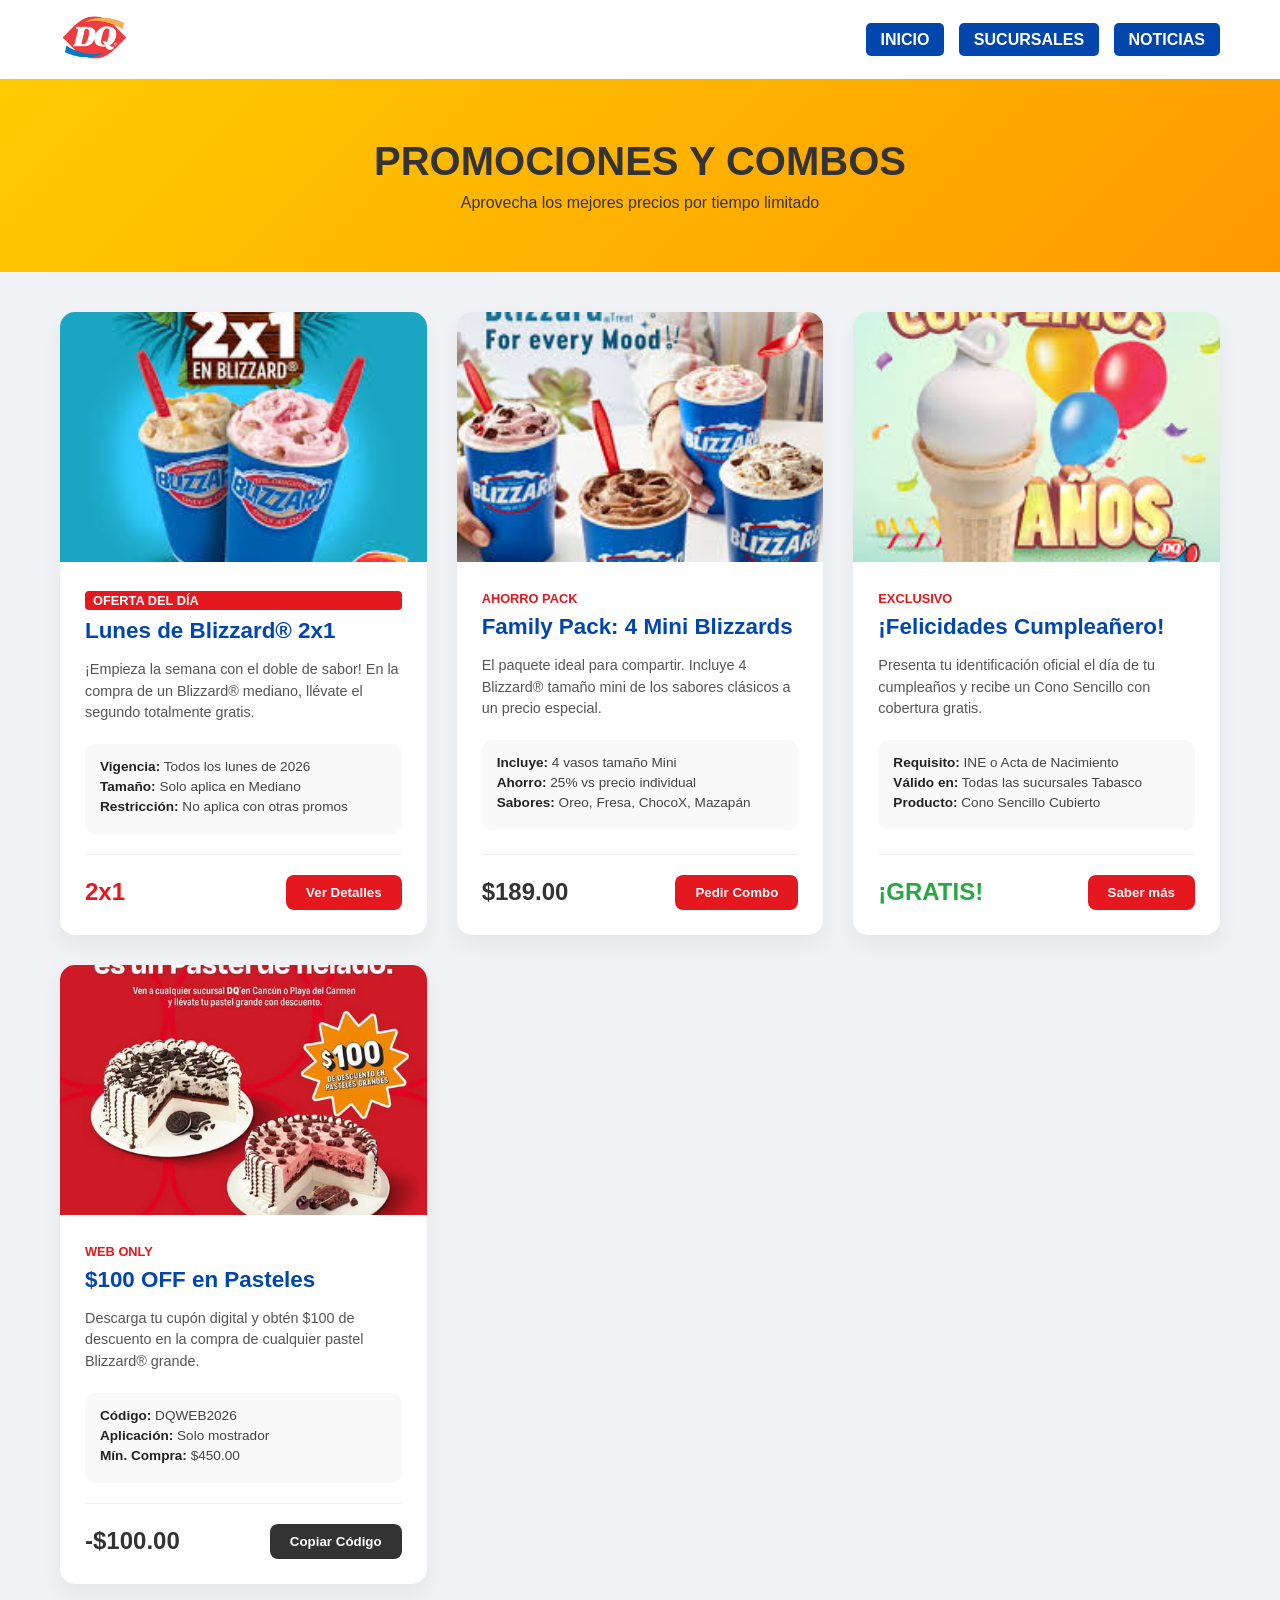
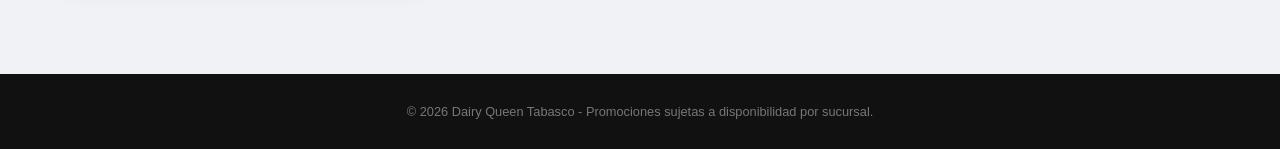
<file: promociones.html>
<!DOCTYPE html>
<html lang="es">
<head>
    <meta charset="UTF-8">
    <meta name="viewport" content="width=device-width, initial-scale=1.0">
    <title>Promociones DQ | Dairy Queen Tabasco</title>
    <link rel="stylesheet" href="card2.css">
</head>
<body>

<header class="navbar">
    <div class="container nav-content">
        <div class="logo">
            <img src="img/logo.png" alt="DQ Logo">
        </div>
        <nav class="top-buttons">
            <a href="index.html">INICIO</a>
            <a href="sucursales.html">SUCURSALES</a>

            <a href="noticias.html">NOTICIAS</a>
        </nav>
    </div>
</header>

<section class="hero-catalog" style="background: linear-gradient(135deg, #ffcc00 0%, #ff9900 100%); color: #333;">
    <h1>PROMOCIONES Y COMBOS</h1>
    <p>Aprovecha los mejores precios por tiempo limitado</p>
</section>

<main class="container">
    <div class="catalog-grid">

        <div class="product-card">
            <div class="product-img">
                <img src="img/promolunes2x1.jpg" alt="Lunes de Blizzard">
            </div>
            <div class="product-info">
                <span class="category" style="background: #e4181e; color: white; padding: 2px 8px; border-radius: 4px;">Oferta del Día</span>
                <h2>Lunes de Blizzard® 2x1</h2>
                <p class="description">¡Empieza la semana con el doble de sabor! En la compra de un Blizzard® mediano, llévate el segundo totalmente gratis.</p>
                
                <div class="tech-specs">
                    <div class="spec"><span>Vigencia:</span> Todos los lunes de 2026</div>
                    <div class="spec"><span>Tamaño:</span> Solo aplica en Mediano</div>
                    <div class="spec"><span>Restricción:</span> No aplica con otras promos</div>
                </div>

                <div class="price-section">
                    <span class="price" style="color: #e4181e;">2x1</span>
                    <button class="buy-btn">Ver Detalles</button>
                </div>
            </div>
        </div>

        <div class="product-card">
            <div class="product-img">
                <img src="img/4miniblizard.jpg" alt="Combo Familiar">
            </div>
            <div class="product-info">
                <span class="category">Ahorro Pack</span>
                <h2>Family Pack: 4 Mini Blizzards</h2>
                <p class="description">El paquete ideal para compartir. Incluye 4 Blizzard® tamaño mini de los sabores clásicos a un precio especial.</p>
                
                <div class="tech-specs">
                    <div class="spec"><span>Incluye:</span> 4 vasos tamaño Mini</div>
                    <div class="spec"><span>Ahorro:</span> 25% vs precio individual</div>
                    <div class="spec"><span>Sabores:</span> Oreo, Fresa, ChocoX, Mazapán</div>
                </div>

                <div class="price-section">
                    <span class="price">$189.00</span>
                    <button class="buy-btn">Pedir Combo</button>
                </div>
            </div>
        </div>

        <div class="product-card">
            <div class="product-img">
                <img src="img/promocumpleaños.jpg" alt="Promo Cumpleaños">
            </div>
            <div class="product-info">
                <span class="category">Exclusivo</span>
                <h2>¡Felicidades Cumpleañero!</h2>
                <p class="description">Presenta tu identificación oficial el día de tu cumpleaños y recibe un Cono Sencillo con cobertura gratis.</p>
                
                <div class="tech-specs">
                    <div class="spec"><span>Requisito:</span> INE o Acta de Nacimiento</div>
                    <div class="spec"><span>Válido en:</span> Todas las sucursales Tabasco</div>
                    <div class="spec"><span>Producto:</span> Cono Sencillo Cubierto</div>
                </div>

                <div class="price-section">
                    <span class="price" style="color: #28a745;">¡GRATIS!</span>
                    <button class="buy-btn">Saber más</button>
                </div>
            </div>
        </div>

        <div class="product-card">
            <div class="product-img">
                <img src="img/descuento100.jpg" alt="Descuento Pastel">
            </div>
            <div class="product-info">
                <span class="category">Web Only</span>
                <h2>$100 OFF en Pasteles</h2>
                <p class="description">Descarga tu cupón digital y obtén $100 de descuento en la compra de cualquier pastel Blizzard® grande.</p>
                
                <div class="tech-specs">
                    <div class="spec"><span>Código:</span> DQWEB2026</div>
                    <div class="spec"><span>Aplicación:</span> Solo mostrador</div>
                    <div class="spec"><span>Mín. Compra:</span> $450.00</div>
                </div>

                <div class="price-section">
                    <span class="price">-$100.00</span>
                    <button class="buy-btn" style="background: #333;">Copiar Código</button>
                </div>
            </div>
        </div>

    </div>
</main>

<footer class="footer">
    <p>© 2026 Dairy Queen Tabasco - Promociones sujetas a disponibilidad por sucursal.</p>
</footer>

</body>
</html>
</file>
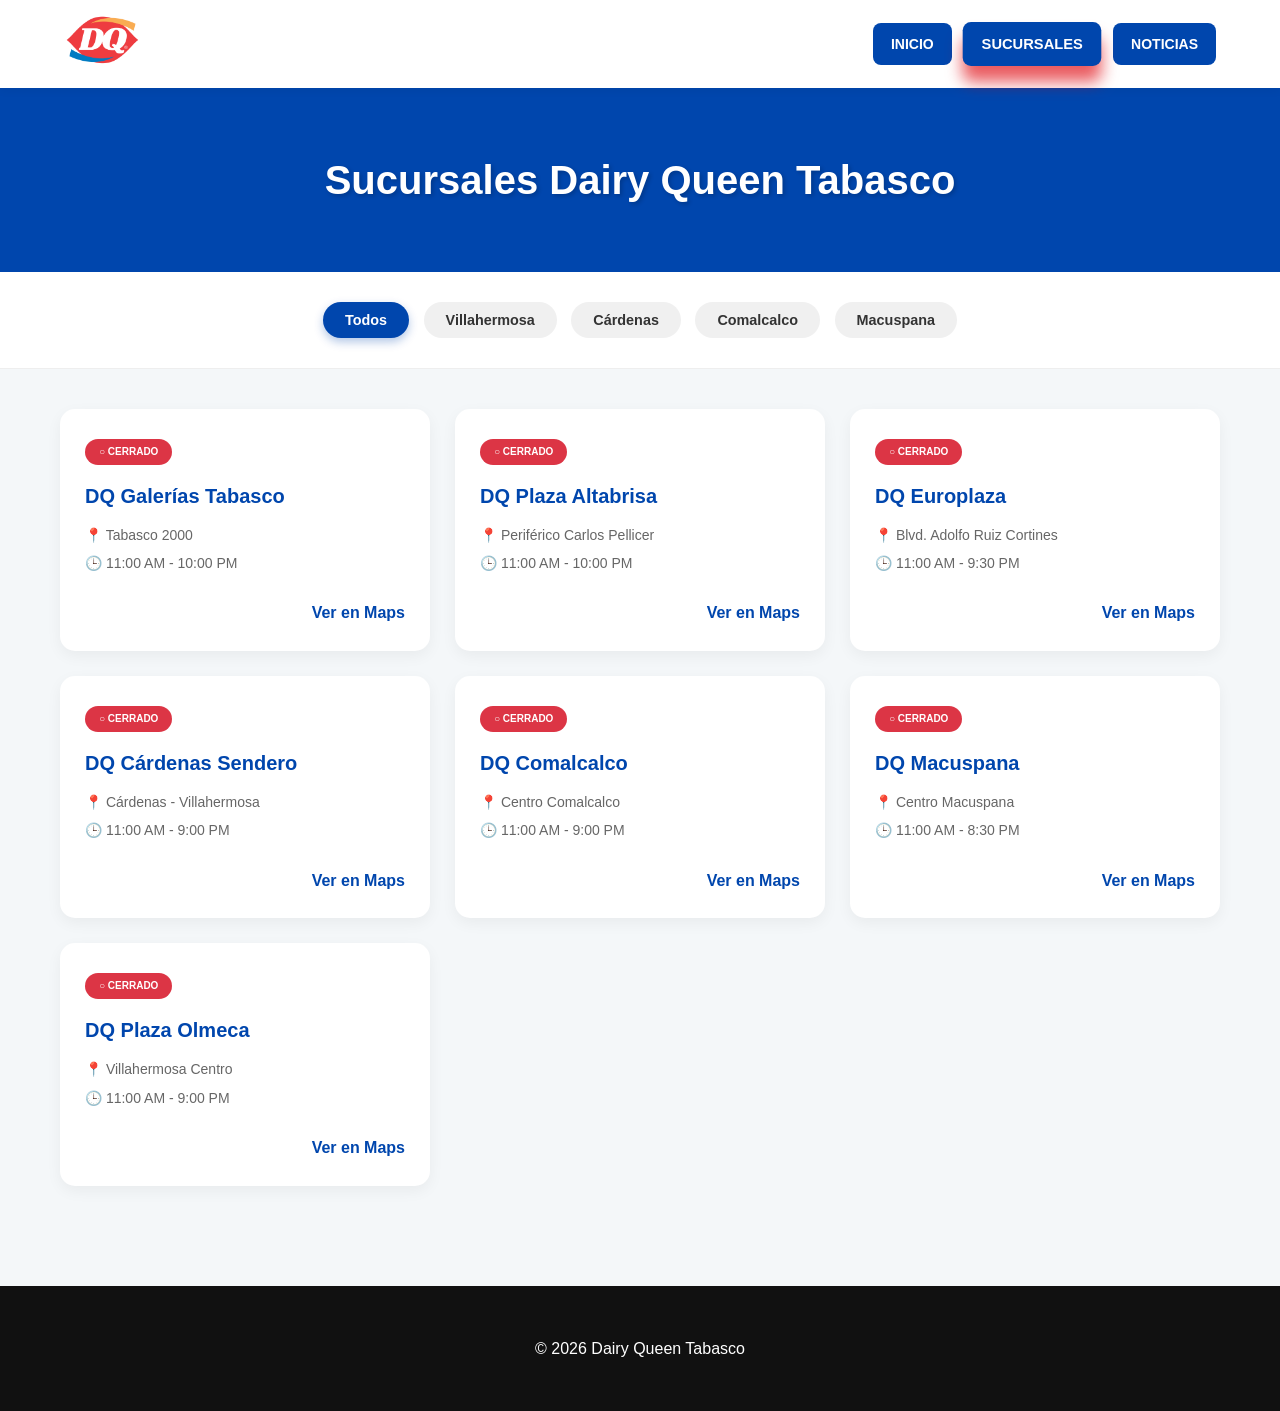
<file: sucursales.html>
<!DOCTYPE html>
<html lang="es">
<head>
    <meta charset="UTF-8">
    <meta name="viewport" content="width=device-width, initial-scale=1.0">
    <title>Sucursales DQ Tabasco</title>
    <link rel="stylesheet" href="sucursales.css">
</head>
<body>

<header class="navbar">
    <div class="logo">
        <a href="index.html">
            <img src="img/logo.png" alt="DQ">
        </a>
    </div>
      <nav class="top-buttons">
        <a href="index.html">INICIO</a>
        <a href="sucursales.html" class="active">SUCURSALES</a>
        <a href="noticias.html">NOTICIAS</a>
    </nav>
</header>
</header>

<section class="hero">
    <h1>Sucursales Dairy Queen Tabasco</h1>
</section>

<div class="filters">
    <button class="filter-btn active" onclick="filtrar('todos')">Todos</button>
    <button class="filter-btn" onclick="filtrar('villahermosa')">Villahermosa</button>
    <button class="filter-btn" onclick="filtrar('cardenas')">Cárdenas</button>
    <button class="filter-btn" onclick="filtrar('comalcalco')">Comalcalco</button>
    <button class="filter-btn" onclick="filtrar('macuspana')">Macuspana</button>
</div>

<div class="content">
    <div class="sucursales-grid" id="grid-sucursales">

        <div class="card villahermosa" data-open="11:00" data-close="22:00">
            <span class="estado"></span>
            <h3>DQ Galerías Tabasco</h3>
            <p>📍 Tabasco 2000</p>
            <p>🕒 11:00 AM - 10:00 PM</p>
            <a class="map-btn" target="_blank" href="http://google.com/maps?q=Dairy+Queen+Galerias+Tabasco">Ver en Maps</a>
        </div>

        <div class="card villahermosa" data-open="11:00" data-close="22:00">
            <span class="estado"></span>
            <h3>DQ Plaza Altabrisa</h3>
            <p>📍 Periférico Carlos Pellicer</p>
            <p>🕒 11:00 AM - 10:00 PM</p>
            <a class="map-btn" target="_blank" href="http://google.com/maps?q=Dairy+Queen+Altabrisa">Ver en Maps</a>
        </div>

        <div class="card villahermosa" data-open="11:00" data-close="21:30">
            <span class="estado"></span>
            <h3>DQ Europlaza</h3>
            <p>📍 Blvd. Adolfo Ruiz Cortines</p>
            <p>🕒 11:00 AM - 9:30 PM</p>
            <a class="map-btn" target="_blank" href="http://google.com/maps?q=Dairy+Queen+Europlaza">Ver en Maps</a>
        </div>

        <div class="card cardenas" data-open="11:00" data-close="21:00">
            <span class="estado"></span>
            <h3>DQ Cárdenas Sendero</h3>
            <p>📍 Cárdenas - Villahermosa</p>
            <p>🕒 11:00 AM - 9:00 PM</p>
            <a class="map-btn" target="_blank" href="http://google.com/maps?q=Dairy+Queen+Sendero+Cardenas">Ver en Maps</a>
        </div>

        <div class="card comalcalco" data-open="11:00" data-close="21:00">
            <span class="estado"></span>
            <h3>DQ Comalcalco</h3>
            <p>📍 Centro Comalcalco</p>
            <p>🕒 11:00 AM - 9:00 PM</p>
            <a class="map-btn" target="_blank" href="http://google.com/maps?q=Dairy+Queen+Comalcalco">Ver en Maps</a>
        </div>

        <div class="card macuspana" data-open="11:00" data-close="20:30">
            <span class="estado"></span>
            <h3>DQ Macuspana</h3>
            <p>📍 Centro Macuspana</p>
            <p>🕒 11:00 AM - 8:30 PM</p>
            <a class="map-btn" target="_blank" href="http://google.com/maps?q=Dairy+Queen+Macuspana">Ver en Maps</a>
        </div>

        <div class="card villahermosa" data-open="11:00" data-close="21:00">
            <span class="estado"></span>
            <h3>DQ Plaza Olmeca</h3>
            <p>📍 Villahermosa Centro</p>
            <p>🕒 11:00 AM - 9:00 PM</p>
            <a class="map-btn" target="_blank" href="http://google.com/maps?q=Dairy+Queen+Plaza+Olmeca">Ver en Maps</a>
        </div>

    </div>
</div>

<footer>
    © 2026 Dairy Queen Tabasco
</footer>

<script>
    // FUNCIÓN DE FILTRO
    function filtrar(municipio) {
        // Actualizar botones
        document.querySelectorAll('.filter-btn').forEach(btn => btn.classList.remove('active'));
        event.target.classList.add('active');

        // Filtrar tarjetas
        const tarjetas = document.querySelectorAll('.card');
        tarjetas.forEach(tarjeta => {
            if (municipio === 'todos') {
                tarjeta.style.display = "flex";
            } else if (tarjeta.classList.contains(municipio)) {
                tarjeta.style.display = "flex";
            } else {
                tarjeta.style.display = "none";
            }
        });
    }

    // FUNCIÓN DE HORARIOS (LA QUE YA TENÍAMOS)
    function actualizarHorarios() {
        const ahora = new Date();
        const horaActual = ahora.getHours() + (ahora.getMinutes() / 60);

        document.querySelectorAll('.card').forEach(card => {
            const opening = parseFloat(card.getAttribute('data-open').replace(':', '.'));
            const closing = parseFloat(card.getAttribute('data-close').replace(':', '.'));
            const estadoElement = card.querySelector('.estado');

            if (horaActual >= opening && horaActual < closing) {
                estadoElement.textContent = "● ABIERTO";
                estadoElement.style.background = "#28a745";
            } else {
                estadoElement.textContent = "○ CERRADO";
                estadoElement.style.background = "#dc3545";
            }
        });
    }

    actualizarHorarios();
</script>

</body>
</html>
</file>
<file: ayuda.css>
/* =========================================
    RESET & BASE
========================================= */
* { margin: 0; padding: 0; box-sizing: border-box; }
body { font-family: 'Arial', sans-serif; background-color: #f9f9f9; }

@keyframes fadeInUp {
    from { opacity: 0; transform: translateY(20px); }
    to { opacity: 1; transform: translateY(0); }
}

.card-animated { animation: fadeInUp 0.7s ease forwards; }

/* =========================================
    NAVBAR & BOTONES
========================================= */
.navbar {
    position: fixed;
    top: 0; width: 100%; background: #eee;
    display: flex; justify-content: space-between;
    align-items: center; padding: 15px 40px; z-index: 1000;
}
.logo img { height: 45px; }
nav { display: flex; gap: 15px; }

.btn-nav, .btn-general, .btn-submit {
    display: inline-block;
    background: linear-gradient(135deg, #0046ad, #007bff);
    color: white !important;
    padding: 10px 22px; border-radius: 20px;
    text-decoration: none; font-weight: bold;
    transition: 0.3s; border: none; cursor: pointer;
}

.btn-nav:hover, .btn-general:hover, .btn-submit:hover {
    background: linear-gradient(135deg, #e4181e, #ff4d4d);
    transform: translateY(-3px);
}

.active { background: #e4181e; }

/* =========================================
    HERO SECTION
========================================= */
.help-hero {
    padding: 140px 20px 60px;
    background: #0046ad; color: white;
    text-align: center;
}
.help-hero h1 { font-size: 3rem; margin-bottom: 10px; }

/* =========================================
    CONTACT CARDS
========================================= */
.container { max-width: 1100px; margin: -40px auto 50px; padding: 0 20px; }

.contact-grid {
    display: grid;
    grid-template-columns: repeat(auto-fit, minmax(300px, 1fr));
    gap: 25px; margin-bottom: 50px;
}

.contact-card {
    background: white; padding: 40px; border-radius: 20px;
    text-align: center; box-shadow: 0 10px 30px rgba(0,0,0,0.1);
}
.contact-card .icon { font-size: 3rem; margin-bottom: 15px; }
.contact-card h3 { color: #0046ad; margin-bottom: 10px; }
.contact-card p { color: #666; margin-bottom: 20px; }

/* =========================================
    FORMULARIO DE TICKET
========================================= */
.ticket-section {
    background: white; padding: 50px; border-radius: 25px;
    box-shadow: 0 10px 40px rgba(0,0,0,0.05); text-align: center;
}
.ticket-section h2 { color: #e4181e; margin-bottom: 30px; }

.help-form { display: flex; flex-direction: column; gap: 20px; }
.form-group { display: flex; gap: 20px; }
.help-form input, .help-form select, .help-form textarea {
    width: 100%; padding: 15px; border-radius: 10px;
    border: 1px solid #ddd; font-size: 1rem; outline: none;
}
.help-form input:focus { border-color: #0046ad; }

/* =========================================
    CHAT WIDGET FLOTANTE
========================================= */
.chat-widget {
    position: fixed; bottom: -500px; right: 30px;
    width: 300px; background: white;
    border-radius: 20px 20px 0 0;
    box-shadow: 0 -5px 25px rgba(0,0,0,0.2);
    transition: 0.5s ease-in-out; z-index: 2000;
}
.chat-widget.active { bottom: 0; }

.chat-header {
    background: #0046ad; color: white; padding: 15px;
    display: flex; justify-content: space-between; border-radius: 20px 20px 0 0;
}
.chat-header button { background: none; border: none; color: white; font-size: 1.5rem; cursor: pointer; }

.chat-body { height: 250px; padding: 15px; overflow-y: auto; background: #f4f4f4; }
.message.bot { background: #e2e2e2; padding: 10px; border-radius: 10px; font-size: 0.9rem; max-width: 80%; }

.chat-footer { display: flex; padding: 10px; border-top: 1px solid #eee; }
.chat-footer input { flex: 1; border: none; outline: none; padding: 5px; }
.chat-footer button { background: none; border: none; color: #0046ad; font-size: 1.2rem; cursor: pointer; }

/* =========================================
    FOOTER
========================================= */
footer { background: #111; color: white; padding: 60px 20px; text-align: center; }
.ayuda { display: flex; justify-content: center; gap: 20px; margin-bottom: 30px; flex-wrap: wrap; }

@media (max-width: 768px) {
    .form-group { flex-direction: column; }
    .help-hero h1 { font-size: 2rem; }
}
.suggestions-box {
    position: absolute;  /* <--- Esta es la clave para que flote */
    top: 100%;           /* Se pega justo al borde inferior del buscador */
    left: 0;
    width: 100%;
    z-index: 3000;       /* Asegura que pase por encima de las imágenes y textos */
    display: none;       /* Empieza oculto */
    
    /* Esto le da el toque estético */
    background: white;
    border-radius: 10px;
    box-shadow: 0 5px 15px rgba(0,0,0,0.2); 
}
.suggestion-item:hover {
    background-color: #f0f0f0; /* Cambia el fondo a gris clarito */
    color: #0046be;            /* Cambia el texto al azul de DQ */
    transition: 0.2s;          /* Hace que el cambio sea suave, no de golpe */
}
/* ==========================================
   BUSCADOR DQ
   ========================================== */

.search-container{
    position: relative;
    margin-right: 20px;
}

.search-box{
    display: flex;
    align-items: center;
    background: white;
    border-radius: 50px;
    overflow: hidden;
    border: 2px solid #0046be;
    box-shadow: 0 4px 12px rgba(0,0,0,.12);
}

.search-box input{
    width: 220px;
    padding: 11px 16px;
    border: none;
    outline: none;
    font-size: 14px;
    background: transparent;
}

.search-box input::placeholder{
    color: #888;
}

.search-box button{
    border: none;
    background: #0046be;
    color: white;
    padding: 11px 16px;
    cursor: pointer;
    transition: .3s;
    font-size: 15px;
}

.search-box button:hover{
    background: #00318a;
}

/* ==========================================
   SUGERENCIAS
   ========================================== */

.suggestions-box{
    position: absolute;
    top: 58px;
    left: 0;
    width: 100%;
    background: white;
    border-radius: 16px;
    overflow: hidden;
    box-shadow: 0 10px 25px rgba(0,0,0,.15);
    display: none;
    z-index: 9999;
    animation: aparecer .25s ease;
}

.suggestion-item{
    padding: 14px 16px;
    cursor: pointer;
    transition: .2s;
    font-size: 14px;
    color: #333;
    border-bottom: 1px solid #eee;
}

.suggestion-item:last-child{
    border-bottom: none;
}

.suggestion-item:hover{
    background: #f2f6ff;
    color: #0046be;
}

/* ==========================================
   ANIMACIÓN
   ========================================== */

@keyframes aparecer{

    from{
        opacity: 0;
        transform: translateY(-10px);
    }

    to{
        opacity: 1;
        transform: translateY(0);
    }

}
/* --- ESTILOS DEL MODAL DE AYUDA --- */
.modal-ayuda {
    display: none; /* Oculto por defecto */
    position: fixed;
    z-index: 5000; /* Por encima de todo */
    left: 0;
    top: 0;
    width: 100%;
    height: 100%;
    background-color: rgba(0, 0, 0, 0.6); /* Fondo oscuro transparente */
    backdrop-filter: blur(3px);
}

.modal-ayuda-contenido {
    background-color: #fff;
    margin: 15% auto;
    padding: 30px;
    width: 90%;
    max-width: 400px;
    text-align: center;
    border-radius: 20px;
    border-top: 10px solid #0046ad; /* Borde azul DQ */
    box-shadow: 0 10px 25px rgba(0,0,0,0.3);
    animation: aparecer 0.3s ease-out;
}

.icono-check {
    background: #28a745;
    color: white;
    width: 60px;
    height: 60px;
    line-height: 60px;
    border-radius: 50%;
    font-size: 30px;
    margin: 0 auto 15px;
}

.modal-ayuda-contenido h2 {
    color: #0046ad;
    margin-bottom: 10px;
}

.modal-ayuda-contenido p {
    color: #555;
    margin-bottom: 20px;
}

.btn-cerrar-modal {
    background: #e4181e; /* Rojo DQ */
    color: white;
    border: none;
    padding: 10px 25px;
    border-radius: 10px;
    font-weight: bold;
    cursor: pointer;
    transition: 0.3s;
}

.btn-cerrar-modal:hover {
    background: #c11218;
    transform: scale(1.05);
}

@keyframes aparecer {
    from { transform: translateY(-50px); opacity: 0; }
    to { transform: translateY(0); opacity: 1; }
}
/* =========================================
   MODAL DE ERROR (VALIDACIÓN DE CORREO)
   ========================================= */

/* Fondo oscuro detrás de la ventana */
.modal-error-email {
    display: none; /* Se activa con JS */
    position: fixed;
    z-index: 9999;
    left: 0;
    top: 0;
    width: 100%;
    height: 100%;
    background-color: rgba(0, 0, 0, 0.7);
    backdrop-filter: blur(5px);
    display: flex;
    justify-content: center;
    align-items: center;
}

/* Contenedor principal de la alerta */
.modal-error-content {
    background: #fff;
    width: 90%;
    max-width: 420px;
    padding: 35px;
    border-radius: 25px;
    text-align: center;
    position: relative;
    /* Borde lateral rojo que hace juego con el estilo del carrito */
    border-left: 10px solid #e4181e;
    box-shadow: 0 20px 40px rgba(0,0,0,0.3);
    animation: bounceIn 0.5s cubic-bezier(0.68, -0.55, 0.265, 1.55);
}

/* Icono de advertencia circular */
.error-circle {
    width: 70px;
    height: 70px;
    background: #e4181e;
    color: white;
    font-size: 40px;
    font-weight: bold;
    line-height: 70px;
    border-radius: 50%;
    margin: 0 auto 20px;
    box-shadow: 0 4px 15px rgba(228, 24, 30, 0.4);
}

.modal-error-content h2 {
    color: #0046ad; /* Azul DQ */
    font-size: 1.6rem;
    margin-bottom: 15px;
    font-weight: 900;
}

.modal-error-content p {
    color: #555;
    font-size: 1.1rem;
    line-height: 1.5;
    margin-bottom: 25px;
}

/* Botón de acción para cerrar y corregir */
.btn-entendido {
    background: #0046ad;
    color: white;
    border: none;
    padding: 12px 35px;
    border-radius: 50px;
    font-weight: bold;
    font-size: 1rem;
    text-transform: uppercase;
    cursor: pointer;
    transition: 0.3s;
    box-shadow: 0 5px 0 #002d70; /* Sombra estilo 3D como tus cards */
}

.btn-entendido:hover {
    background: #00337d;
    transform: translateY(-2px);
}

.btn-entendido:active {
    transform: translateY(3px);
    box-shadow: none;
}

/* Animación de entrada con rebote */
@keyframes bounceIn {
    0% { transform: scale(0.3); opacity: 0; }
    50% { transform: scale(1.05); opacity: 1; }
    70% { transform: scale(0.9); }
    100% { transform: scale(1); }
}
/* Ocultar modales por defecto */
.modal-ayuda, 
.modal-error, 
.modal-error-email {
    display: none; /* Esto evita que se vean al cargar la página */
    position: fixed;
    top: 0;
    left: 0;
    width: 100%;
    height: 100%;
    background: rgba(0, 0, 0, 0.7);
    z-index: 9999;
    justify-content: center;
    align-items: center;
}

/* Estilo para cuando el JS los activa */
.modal-ayuda.active,
.modal-error.active,
.modal-error-email.active {
    display: flex;
}
</file>
<file: card1.css>
/* =========================================
   1. RESET Y VARIABLES DE MARCA
   ========================================= */
*{
    margin:0;
    padding:0;
    box-sizing:border-box;
    font-family:'Segoe UI', Arial, sans-serif;
}

:root{
    --dq-blue:#0046ad;
    --dq-red:#e4181e;
    --dq-yellow:#ffc20e;
    --dq-white:#ffffff;
    --dq-gray-bg:#f0f2f5;
    --dq-text-dark:#333333;
    --dq-text-light:#555555;

    --shadow-soft:0 10px 20px rgba(0,0,0,0.05);
    --shadow-dq:0 4px 0 #b31217;

    --transition:all .45s cubic-bezier(.165,.84,.44,1);
}

body{
    background:var(--dq-gray-bg);
    overflow-x:hidden;
}

/* =========================================
   2. CONTENEDOR PRINCIPAL
   ========================================= */
.main-content-wrapper{
    width:100%;
    transition:var(--transition);
    position:relative;
}

/* =========================================
   3. NAVBAR
   ========================================= */
.navbar{
    background:var(--dq-white);
    padding:15px 0;
    box-shadow:0 2px 10px rgba(0,0,0,0.1);
    position:sticky;
    top:0;
    z-index:1000;
}

.container{
    width:100%;
    max-width:1200px;
    margin:auto;
    padding:0 20px;
}

.nav-content{
    display:flex;
    justify-content:space-between;
    align-items:center;
}

.logo img{
    height:45px;
}

.top-buttons{
    display:flex;
    gap:10px;
}

.top-buttons a{
    text-decoration:none;
    background:var(--dq-blue);
    color:white;
    padding:10px 22px;
    border-radius:50px;
    font-weight:bold;
    transition:.25s;
    box-shadow:0 4px 0 #002d72;
}

.top-buttons a:hover{
    transform:translateY(-2px);
}

.top-buttons a:active{
    transform:translateY(2px);
    box-shadow:none;
}

/* =========================================
   4. HERO
   ========================================= */
.hero-catalog{
    background:linear-gradient(135deg,var(--dq-blue) 0%, #002d72 100%);
    color:white;
    text-align:center;
    padding:60px 20px;
    border-bottom:5px solid var(--dq-yellow);
}

.hero-catalog h1{
    font-size:2.8rem;
    margin-bottom:10px;
    text-shadow:2px 2px 4px rgba(0,0,0,0.3);
}

.hero-catalog p{
    font-size:1.05rem;
    opacity:.95;
}

/* =========================================
   5. GRID PRODUCTOS
   ========================================= */
.catalog-grid{
    display:grid;
    grid-template-columns:repeat(auto-fit,minmax(320px,1fr));
    gap:30px;
    padding:40px 0;
    transition:var(--transition);
}

/* =========================================
   6. PRODUCT CARDS
   ========================================= */
.product-card{
    background:var(--dq-white);
    border-radius:20px;
    overflow:hidden;
    box-shadow:var(--shadow-soft);
    display:flex;
    flex-direction:column;
    transition:.3s;
    border:1px solid rgba(0,0,0,.05);
}

.product-card:hover{
    transform:translateY(-10px);
    box-shadow:0 20px 40px rgba(0,0,0,.12);
}

.product-img img{
    width:100%;
    height:250px;
    object-fit:cover;
    display:block;
    border-bottom:1px solid #eee;
}

.product-info{
    padding:25px;
    display:flex;
    flex-direction:column;
    flex-grow:1;
}

.category{
    color:var(--dq-red);
    font-size:.85rem;
    font-weight:bold;
    text-transform:uppercase;
    letter-spacing:1px;
    margin-bottom:8px;
}

.product-info h2{
    color:var(--dq-blue);
    font-size:1.5rem;
    margin-bottom:15px;
}

.description{
    color:var(--dq-text-light);
    line-height:1.5;
    margin-bottom:18px;
}

.tech-specs{
    margin-bottom:20px;
}

.spec{
    background:#f7f7f7;
    border-radius:10px;
    padding:10px 12px;
    margin-bottom:10px;
    font-size:.92rem;
    color:#555;
}

.spec span{
    color:var(--dq-blue);
    font-weight:bold;
}

/* =========================================
   7. PRECIO Y BOTON
   ========================================= */
.price-section{
    margin-top:auto;
    display:flex;
    justify-content:space-between;
    align-items:center;
    gap:15px;
}

.price{
    color:var(--dq-red);
    font-size:1.5rem;
    font-weight:800;
}

.buy-btn{
    background:var(--dq-red);
    color:white;
    border:none;
    padding:12px 25px;
    border-radius:14px;
    cursor:pointer;
    font-weight:bold;
    text-transform:uppercase;
    transition:.2s;
    box-shadow:var(--shadow-dq);
}

.buy-btn:hover{
    background:#c11218;
    transform:translateY(-2px);
    box-shadow:0 6px 0 #910e12;
}

.buy-btn:active{
    transform:translateY(2px);
    box-shadow:none;
}

/* =========================================
   8. CARRITO
   ========================================= */
#side-cart {
    position: fixed;
    top: 0;
    right: -400px; /* Escondido */
    width: 380px;
    height: 100vh;
    background: white;
    z-index: 3000;
    display: flex;
    flex-direction: column;
    border-left: 10px solid var(--dq-blue);
    box-shadow: -15px 0 45px rgba(0,70,173,.2);
    transition: right .45s cubic-bezier(.165,.84,.44,1);
}

#side-cart.active {
    right: 0; /* Aparece */
}
/* =========================================
   9. REACOMODO REAL DEL CONTENIDO
   ========================================= */

.main-content-wrapper {
    width: 100%;
    transition: margin-right .45s cubic-bezier(.165,.84,.44,1), width .45s cubic-bezier(.165,.84,.44,1);
}

/* Cuando el carrito se activa, reducimos el ancho del contenido principal */
body:has(#side-cart.active) .main-content-wrapper {
    /* El contenido ahora solo ocupa el total menos el ancho del carrito */
    width: calc(100% - 380px); 
    margin-right: 380px;
}

/* Forzamos al Grid a recalcular columnas */
.catalog-grid {
    display: grid;
    /* auto-fill hará que las cards se muevan abajo si el espacio se reduce */
    grid-template-columns: repeat(auto-fill, minmax(280px, 1fr));
    gap: 25px;
    width: 100%;
    max-width: 1200px;
    margin: 0 auto;
    padding: 20px;
}

.product-card {
    width: 100%; /* La card se adapta al ancho de su celda */
}

/* =========================================
   10. TAB DEL CARRITO
   ========================================= */
.panel-tab{
    position:absolute;
    left:-70px;
    top:150px;

    background:var(--dq-red);
    color:white;

    padding:20px 12px;

    border-radius:20px 0 0 20px;

    cursor:pointer;

    text-align:center;

    border:3px solid white;
    border-right:none;

    box-shadow:-8px 5px 20px rgba(228,24,30,.3);
}

#cart-count-tab{
    display:block;

    margin-top:8px;
    padding:4px;

    background:var(--dq-yellow);
    color:var(--dq-blue);

    border-radius:50%;

    font-weight:bold;
    font-size:.9rem;
}

/* =========================================
   11. HEADER CARRITO
   ========================================= */
.panel-header{
    background:var(--dq-blue);
    color:white;

    padding:28px 24px;

    display:flex;
    justify-content:space-between;
    align-items:center;

    border-bottom:8px solid var(--dq-yellow);
}

.panel-header h3{
    font-size:1.5rem;
}

.close-btn{
    background:var(--dq-red);
    color:white;

    border:2px solid white;

    width:35px;
    height:35px;

    border-radius:50%;

    cursor:pointer;

    font-weight:bold;
}

/* =========================================
   12. SUCURSAL
   ========================================= */
.branch-select{
    padding:18px 20px;
    border-bottom:1px solid #eee;
}

.branch-select label{
    display:block;
    margin-bottom:8px;
    font-weight:bold;
    color:var(--dq-blue);
}

.branch-select select{
    width:100%;
    padding:12px;
    border-radius:12px;
    border:2px solid #ddd;
    outline:none;
}

/* =========================================
   13. ITEMS
   ========================================= */
.items-list{
    flex:1;
    overflow-y:auto;

    padding:20px;

    background-image:radial-gradient(#eee 1px, transparent 1px);
    background-size:20px 20px;
}

.cart-item-row{
    background:white;

    border-left:5px solid var(--dq-red);

    border-radius:15px;

    padding:15px;

    margin-bottom:15px;

    display:flex;
    justify-content:space-between;
    align-items:center;

    box-shadow:0 4px 10px rgba(0,0,0,.05);
}

.empty-state{
    text-align:center;
    color:#777;
    padding:40px 10px;
}

/* =========================================
   14. FOOTER CARRITO
   ========================================= */
.panel-footer{
    padding:20px;
    border-top:1px solid #eee;
    background:white;
}

.total-line{
    display:flex;
    justify-content:space-between;
    align-items:center;

    margin-bottom:20px;

    font-size:1.2rem;
    font-weight:bold;
    color:var(--dq-blue);
}

.btn-confirmar,
.btn-clear{
    width:100%;
    border:none;
    cursor:pointer;
    font-weight:bold;
    border-radius:14px;
    padding:14px;
    transition:.25s;
}

.btn-confirmar{
    background:var(--dq-red);
    color:white;
    margin-bottom:12px;
    box-shadow:var(--shadow-dq);
}

.btn-confirmar:hover{
    background:#c11218;
}

.btn-clear{
    background:#efefef;
    color:#444;
}

.btn-clear:hover{
    background:#ddd;
}

/* =========================================
   15. MODALES
   ========================================= */
.modal-overlay{
    position:fixed;
    inset:0;

    background:rgba(0,0,0,.5);

    display:none;
    justify-content:center;
    align-items:center;

    z-index:5000;
}

.modal-overlay.show{
    display:flex;
}

.modal-card{
    width:90%;
    max-width:420px;

    background:white;

    padding:30px;

    border-radius:25px;

    text-align:center;

    box-shadow:0 20px 50px rgba(0,0,0,.25);

    border-top:8px solid var(--dq-blue);
    border-bottom:8px solid var(--dq-red);
}

.modal-card h3{
    color:var(--dq-blue);
    margin-bottom:12px;
}

.modal-card p{
    color:#444;
    white-space:pre-line;
    line-height:1.5;
}

.modal-buttons{
    display:flex;
    justify-content:center;
    gap:10px;
    margin-top:20px;
}

.btn-modal-confirm{
    background:var(--dq-red);
    color:white;
    border:none;
    padding:10px 20px;
    border-radius:14px;
    font-weight:bold;
    cursor:pointer;
}

.btn-modal-cancel{
    background:#ddd;
    border:none;
    padding:10px 20px;
    border-radius:14px;
    cursor:pointer;
}

/* =========================================
   16. FOOTER
   ========================================= */
.footer{
    background:var(--dq-blue);
    color:white;
    text-align:center;
    padding:20px;
    margin-top:40px;
}

/* =========================================
   17. RESPONSIVE
   ========================================= */
@media(max-width: 1100px) {
    /* Si la pantalla es mediana, el carrito ocupa menos espacio para no apretar tanto */
    body:has(#side-cart.active) .main-content-wrapper {
        width: calc(100% - 320px);
        margin-right: 320px;
    }
    #side-cart { width: 320px; }
}

@media(max-width: 850px) {
    /* En móviles, el carrito tapa todo y el fondo no se achica */
    body:has(#side-cart.active) .main-content-wrapper {
        width: 100%;
        margin-right: 0;
    }

    #side-cart {
        width: 100%;
        right: -100%;
    }

    .panel-tab {
        display: none; /* Ocultamos la pestaña en móvil */
    }
}
/* Fondo oscuro detrás del modal */
.modal-overlay {
    position: fixed;
    top: 0; left: 0;
    width: 100%; height: 100%;
    background: rgba(0, 0, 0, 0.7);
    display: none; /* Oculto por defecto */
    justify-content: center;
    align-items: center;
    z-index: 2000;
    backdrop-filter: blur(5px);
}

/* Caja del modal */
.dq-card-style {
    background: white;
    width: 90%;
    max-width: 400px;
    border-radius: 20px;
    padding: 25px;
    text-align: center;
    box-shadow: 0 15px 30px rgba(0,0,0,0.3);
    transform: scale(0.7);
    transition: transform 0.3s ease;
    border-top: 8px solid #e11a2b; /* Rojo DQ */
}

.modal-overlay.active {
    display: flex;
}

.modal-overlay.active .dq-card-style {
    transform: scale(1);
}

.modal-header h2 {
    color: #0046ad; /* Azul DQ */
    margin: 10px 0;
    font-family: 'Arial Black', sans-serif;
}

#modal-icon { font-size: 3rem; }

/* Botones dinámicos */
.modal-footer {
    display: flex;
    gap: 10px;
    margin-top: 20px;
}

.modal-footer button {
    flex: 1;
    padding: 12px;
    border: none;
    border-radius: 50px;
    cursor: pointer;
    font-weight: bold;
    transition: 0.2s;
}

#modal-btn-primary { background: #0046ad; color: white; }
#modal-btn-secondary { background: #f0f0f0; color: #555; }

#modal-btn-primary:hover { background: #002d72; }
/* Botón de Confirmar (Azul DQ) */
.btn-confirmar {
    background-color: #0046ad;
    color: white;
    width: 100%;
    padding: 15px;
    border: none;
    border-radius: 8px;
    font-weight: bold;
    margin-bottom: 10px;
    cursor: pointer;
}

/* Botón de Limpiar (Gris o más discreto) */
.btn-clear {
    background-color: #f0f0f0;
    color: #666;
    width: 100%;
    padding: 10px;
    border: 1px solid #ddd;
    border-radius: 8px;
    cursor: pointer;
    font-size: 0.9rem;
}

.btn-clear:hover {
    background-color: #e11a2b; /* Rojo DQ al pasar el mouse */
    color: white;
}
.modal-overlay {
    display: none; /* Oculto por defecto */
    position: fixed;
    z-index: 9999;
    left: 0;
    top: 0;
    width: 100%;
    height: 100%;
    background-color: rgba(0,0,0,0.5);
    justify-content: center;
    align-items: center;
}

.modal-overlay.active {
    display: flex; /* Se muestra cuando el JS lo activa */
}
.btn-limpiar{
    background: #f90431;
    color: white;
    border: none;
    padding: 12px 18px;
    border-radius: 12px;
    font-weight: bold;
    cursor: pointer;
    transition: 0.3s;
}

.btn-limpiar:hover{
    transform: scale(1.05);
    background: #e6003d;
}
</file>
<file: noticias.css>
/* RESET Y GENERALES */
* {
    margin: 0;
    padding: 0;
    box-sizing: border-box;
}

body {
    font-family: 'Helvetica Neue', Arial, sans-serif;
    background-color: #f9f9f9;
    color: #333;
}

.container {
    max-width: 1100px;
    margin: 0 auto;
    padding: 0 20px;
}

/* NAVBAR */
.navbar {
    background-color: #fff;
    border-bottom: 1px solid #eee;
    padding: 15px 0;
    position: sticky;
    top: 0;
    z-index: 100;
}

/* 🔥 CORREGIDO */
.nav-content {
    max-width: 1100px;
    margin: 0 auto;
    padding: 0 20px; /* alejado de la orilla */

    display: flex;
    justify-content: space-between;
    align-items: center;
}

.logo img {
    height: 50px;
}

/* 🔵 BOTONES NAV */
.menu a {
    text-decoration: none;
    color: #fff;
    font-weight: bold;
    margin-left: 15px;
    font-size: 14px;

    background: #0046ad;
    padding: 8px 14px;
    border-radius: 8px;

    display: inline-block;
    transition: all 0.3s ease;
}

/* 🔴 HOVER (SOLO NO ACTIVO) */
.menu a:hover:not(.active) {
    background: #e4181e;
    transform: translateY(-2px);
}

/* 🔵 BOTÓN ACTIVO (SIN ANIMACIÓN) */
.menu a.active {
    background: #0046ad;
    transform: none;
    transition: none;
    box-shadow: 0 15px 15px rgba(223, 6, 14, 0.653);/* 👈 más elegante */
}

/* HERO */
.hero-noticias {
    background-color: #0046ad;
    color: #fff;
    padding: 60px 0;
    text-align: center;
}

.hero-noticias h1 {
    font-size: 42px;
    margin-bottom: 10px;
}

.hero-noticias p {
    font-size: 18px;
    opacity: 0.9;
}

/* GRID DE NOTICIAS */
.noticias-grid {
    display: grid;
    grid-template-columns: repeat(auto-fit, minmax(300px, 1fr));
    gap: 30px;
    padding: 50px 0;
}

.noticia-card {
    background: #fff;
    border-radius: 8px;
    overflow: hidden;
    box-shadow: 0 4px 15px rgba(0,0,0,0.05);
    transition: transform 0.3s ease;
}

.noticia-card:hover {
    transform: translateY(-5px);
}

.noticia-img img {
    width: 100%;
    height: 220px;
    object-fit: cover;
}

.noticia-info {
    padding: 25px;
}

.noticia-info h2 {
    font-size: 20px;
    color: #0046ad;
    margin-bottom: 15px;
    line-height: 1.3;
}

.noticia-info p {
    font-size: 15px;
    color: #666;
    margin-bottom: 20px;
    line-height: 1.5;
}

.btn-more {
    color: #e4181e;
    text-decoration: none;
    font-weight: bold;
    font-size: 14px;
}

.btn-more:hover {
    text-decoration: underline;
}

/* FOOTER */
.footer {
    background-color: #111;
    color: #fff;
    padding: 40px 0;
    text-align: center;
    margin-top: 50px;
}

.footer-links {
    margin-bottom: 20px;
}

.footer-links a {
    color: #ccc;
    text-decoration: none;
    margin: 0 10px;
    font-size: 13px;
}

.footer p {
    font-size: 12px;
    color: #777;
}

/* RESPONSIVE */
@media (max-width: 768px) {
    .hero-noticias h1 { font-size: 32px; }

    .nav-content {
        flex-direction: column;
        gap: 15px;
    }

    .menu {
        margin-left: 0;
    }
}
</file>
<file: preguntas.css>
/* =========================================
    RESET & BASE
========================================= */
* { 
    margin: 0; 
    padding: 0; 
    box-sizing: border-box; 
}

body { 
    font-family: 'Arial', sans-serif; 
    background-color: #f4f4f4; 
    color: #333; 
    line-height: 1.6;
}

/* =========================================
    NAVBAR (ALINEADA AL ESTILO ORIGINAL)
========================================= */
.navbar {
    position: fixed;
    top: 0; left: 0; width: 100%;
    background: #eee;
    display: flex;
    justify-content: space-between;
    align-items: center;
    padding: 15px 40px;
    z-index: 1000;
    box-shadow: 0 2px 10px rgba(0,0,0,0.1);
}

.logo img { height: 45px; display: block; }

nav { display: flex; gap: 15px; align-items: center; }

.btn-nav {
    display: inline-block;
    background: linear-gradient(135deg, #0046ad, #007bff);
    color: white !important;
    padding: 10px 22px;
    border-radius: 20px;
    text-decoration: none;
    font-weight: bold;
    transition: 0.3s;
    font-size: 14px;
}

.btn-nav:hover {
    background: linear-gradient(135deg, #e4181e, #ff4d4d);
    transform: scale(1.05);
}

.btn-nav.active { background: #e4181e; }

/* =========================================
    HEADER
========================================= */
.faq-header {
    padding: 140px 20px 60px;
    background: #0046ad;
    color: white;
    text-align: center;
}

.faq-header h1 { font-size: 3rem; margin-bottom: 10px; }

/* =========================================
    CONTENEDOR DE SECCIONES
========================================= */
.container { 
    max-width: 900px; 
    margin: 50px auto; 
    padding: 0 20px; 
}

.faq-section { margin-bottom: 50px; }

.section-title {
    color: #e4181e;
    font-size: 1.8rem;
    margin-bottom: 25px;
    border-bottom: 3px solid #0046ad;
    display: inline-block;
    padding-bottom: 5px;
    text-transform: uppercase;
}

/* =========================================
    ACORDEÓN INTERACTIVO (SIN JS)
========================================= */
.faq-item {
    background: white;
    margin-bottom: 15px;
    border-radius: 15px;
    overflow: hidden;
    box-shadow: 0 4px 15px rgba(0,0,0,0.05);
    transition: 0.3s;
}

.faq-item:hover { 
    transform: translateY(-3px); 
    box-shadow: 0 8px 25px rgba(0,0,0,0.1); 
}

/* Ocultar el checkbox */
.faq-input { display: none; }

.faq-label {
    display: flex;
    justify-content: space-between;
    align-items: center;
    padding: 22px;
    font-weight: bold;
    cursor: pointer;
    color: #0046ad;
    transition: 0.3s;
    font-size: 1.1rem;
}

.faq-label::after {
    content: '+';
    font-size: 1.6rem;
    transition: transform 0.3s ease;
    color: #e4181e;
}

.faq-content {
    max-height: 0;
    overflow: hidden;
    transition: max-height 0.4s cubic-bezier(0, 1, 0, 1);
    background: #fafafa;
}

.faq-content p { 
    padding: 0 25px 25px; 
    color: #666; 
    font-size: 1rem;
}

/* Lógica de apertura al hacer clic */
.faq-input:checked ~ .faq-content { 
    max-height: 500px; /* Suficiente para el texto */
    transition: max-height 0.4s ease-in;
}

.faq-input:checked ~ .faq-label { 
    color: #e4181e; 
    background-color: #f9f9f9;
}

.faq-input:checked ~ .faq-label::after { 
    transform: rotate(45deg); 
}

/* =========================================
    FOOTER
========================================= */
footer { 
    background: #111; 
    color: white; 
    padding: 60px 20px; 
    text-align: center; 
}

.ayuda { 
    display: flex; 
    justify-content: center; 
    gap: 20px; 
    margin-bottom: 30px; 
    flex-wrap: wrap; 
}

/* =========================================
    RESPONSIVE
========================================= */
@media (max-width: 768px) {
    .faq-header h1 { font-size: 2.2rem; }
    .section-title { font-size: 1.5rem; }
    .faq-label { padding: 18px; font-size: 1rem; }
    .navbar { padding: 10px 20px; }
}
</file>
<file: card2.css>
/* ESTILOS BASE */
* {
    margin: 0;
    padding: 0;
    box-sizing: border-box;
    font-family: 'Segoe UI', Arial, sans-serif;
}

body {
    background-color: #f0f2f5;
}

.container {
    max-width: 1200px;
    margin: 0 auto;
    padding: 0 20px;
}

/* NAVBAR */
.navbar {
    background: #fff;
    padding: 15px 0;
    box-shadow: 0 2px 10px rgba(0,0,0,0.1);
}

.nav-content {
    display: flex;
    justify-content: space-between;
    align-items: center;
}

.logo img { height: 45px; }

.top-buttons a {
    text-decoration: none;
    background: #0046ad;
    color: white;
    padding: 8px 15px;
    border-radius: 5px;
    font-weight: bold;
    margin-left: 10px;
}

/* HERO */
.hero-catalog {
    background: linear-gradient(135deg, #0046ad 0%, #002d72 100%);
    color: white;
    text-align: center;
    padding: 60px 20px;
}

.hero-catalog h1 { font-size: 2.5rem; margin-bottom: 10px; }

/* GRID CATALOG */
.catalog-grid {
    display: grid;
    grid-template-columns: repeat(auto-fit, minmax(350px, 1fr));
    gap: 30px;
    padding: 40px 0;
}

/* CARDS */
.product-card {
    background: #fff;
    border-radius: 15px;
    overflow: hidden;
    box-shadow: 0 10px 20px rgba(0,0,0,0.05);
    display: flex;
    flex-direction: column;
    transition: transform 0.3s ease;
}

.product-card:hover { transform: translateY(-10px); }

.product-img img {
    width: 100%;
    height: 250px;
    object-fit: cover;
}

.product-info {
    padding: 25px;
    display: flex;
    flex-direction: column;
    flex-grow: 1;
}

.category {
    color: #e4181e;
    font-weight: bold;
    font-size: 0.8rem;
    text-transform: uppercase;
    margin-bottom: 8px;
}

.product-info h2 {
    color: #0046ad;
    font-size: 1.4rem;
    margin-bottom: 15px;
}

.description {
    font-size: 0.9rem;
    color: #555;
    margin-bottom: 20px;
    line-height: 1.5;
}

/* DETALLES TÉCNICOS */
.tech-specs {
    background: #f9f9f9;
    padding: 15px;
    border-radius: 10px;
    margin-bottom: 20px;
}

.spec {
    font-size: 0.85rem;
    color: #444;
    margin-bottom: 5px;
}

.spec span {
    font-weight: bold;
    color: #222;
}

/* PRECIO Y BOTÓN */
.price-section {
    margin-top: auto;
    display: flex;
    justify-content: space-between;
    align-items: center;
    border-top: 1px solid #eee;
    padding-top: 20px;
}

.price {
    font-size: 1.5rem;
    font-weight: bold;
    color: #333;
}

.buy-btn {
    background: #e4181e;
    color: white;
    border: none;
    padding: 10px 20px;
    border-radius: 8px;
    font-weight: bold;
    cursor: pointer;
    transition: 0.3s;
}

.buy-btn:hover { background: #c11218; }

/* FOOTER */
.footer {
    background: #111;
    color: #777;
    text-align: center;
    padding: 30px;
    margin-top: 50px;
    font-size: 0.8rem;
}
</file>
<file: sucursales.css>
/* =========================================
   RESET Y ESTILOS BASE
   ========================================= */
* {
    margin: 0;
    padding: 0;
    box-sizing: border-box;
}

body {
    font-family: 'Segoe UI', Tahoma, Geneva, Verdana, sans-serif;
    background: #f4f7f9;
    color: #333;
    line-height: 1.6;
}

/* =========================================
   BARRA DE NAVEGACIÓN (NAVBAR)
   ========================================= */
.navbar {
    width: 100%;
    background: white;
    padding: 15px 5%;
    display: flex;
    justify-content: space-between;
    align-items: center;
    box-shadow: 0 2px 10px rgba(0,0,0,0.05);
    position: sticky;
    top: 0;
    z-index: 1000;
}

.logo img {
    height: 50px;
}

/* BOTONES PRINCIPALES */
.top-buttons a {
    background: #0046ad;
    color: white;
    padding: 10px 18px;
    border-radius: 8px;
    text-decoration: none;
    font-weight: bold;
    font-size: 14px;
    margin-left: 10px;
    transition: all 0.3s ease;
    display: inline-block;
}

/* HOVER ROJO */
.top-buttons a:hover {
    background: #e4181e;
    transform: translateY(-2px);

}

/* BOTÓN ACTIVO (SUCURSALES ACTUAL) */
.top-buttons a.active {
    background: #0046ad;
    transform: scale(1.05);
            box-shadow: 0 15px 15px rgba(223, 6, 14, 0.653);

}

/* =========================================
   SECCIÓN HERO
   ========================================= */
.hero {
    width: 100%;
    background: #0046ad;
    color: white;
    text-align: center;
    padding: 60px 20px;
}

.hero h1 {
    font-size: 2.5rem;
    text-shadow: 2px 2px 4px rgba(0,0,0,0.2);
}

/* =========================================
   FILTROS
   ========================================= */
.filters {
    text-align: center;
    padding: 25px 10px;
    background: white;
    border-bottom: 1px solid #eee;
    position: sticky;
    top: 80px;
    z-index: 999;
}

.filter-btn {
    background: #f0f0f0;
    color: #333;
    border: none;
    padding: 10px 22px;
    margin: 5px;
    border-radius: 25px;
    cursor: pointer;
    font-weight: bold;
    transition: all 0.3s ease;
    font-size: 0.9rem;
}

.filter-btn:hover {
    background: #e4181e;
    color: white;
}

.filter-btn.active {
    background: #0046ad;
    color: white;
    box-shadow: 0 4px 10px rgba(0, 70, 173, 0.3);
}

/* =========================================
   CONTENIDO
   ========================================= */
.content {
    max-width: 1200px;
    margin: auto;
    padding: 40px 20px;
}

/* GRID */
.sucursales-grid {
    display: grid;
    grid-template-columns: repeat(auto-fit, minmax(280px, 1fr));
    gap: 25px;
}

/* =========================================
   TARJETAS
   ========================================= */
.card {
    background: white;
    padding: 25px;
    border-radius: 15px;
    box-shadow: 0 5px 15px rgba(0,0,0,0.05);
    transition: all 0.3s ease;
    display: flex;
    flex-direction: column;
    border-top: 5px solid transparent;
}

/* HOVER */
.card:hover {
    transform: translateY(-8px);
    box-shadow: 0 10px 25px rgba(0,0,0,0.1);
    border-top-color: #0046ad;
}

.card h3 {
    margin-bottom: 12px;
    color: #0046ad;
    font-size: 1.25rem;
}

.card p {
    font-size: 14px;
    color: #666;
    margin-bottom: 6px;
}

/* ESTADO */
.estado {
    color: white;
    padding: 5px 14px;
    border-radius: 20px;
    font-size: 10px;
    font-weight: bold;
    margin-bottom: 15px;
    align-self: flex-start;
    text-transform: uppercase;
}

/* BOTÓN MAPA */
.map-btn {
    display: block;
    margin-top: 20px;
    color: #0046ad;
    font-weight: bold;
    text-decoration: none;
    text-align: right;
    transition: 0.3s ease;
}

.map-btn:hover {
    color: #e4181e;
}

/* =========================================
   FOOTER
   ========================================= */
footer {
    background: #111;
    color: #fff;
    text-align: center;
    padding: 50px 20px;
    margin-top: 60px;
}

/* =========================================
   RESPONSIVE
   ========================================= */
@media (max-width: 600px) {
    .navbar {
        flex-direction: column;
        gap: 15px;
    }

    .top-buttons {
        display: flex;
        justify-content: center;
        width: 100%;
    }

    .hero h1 {
        font-size: 1.8rem;
    }
}
</file>
